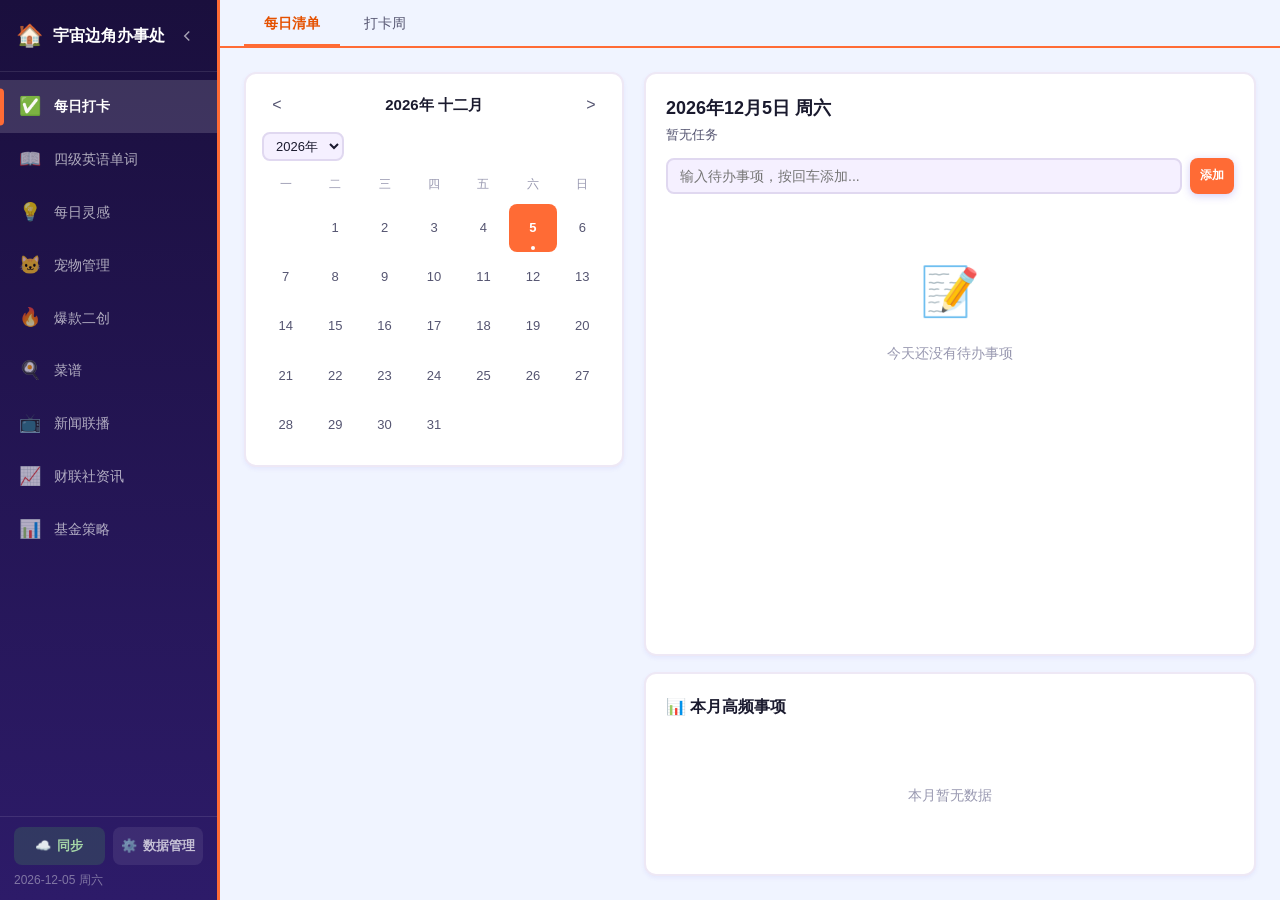
<file: workbench/index.html>
<!DOCTYPE html>
<html lang="zh-CN">
<head>
  <meta charset="UTF-8">
  <meta name="viewport" content="width=device-width, initial-scale=1.0, viewport-fit=cover">
  <title>宇宙边角办事处</title>

  <!-- PWA 配置 -->
  <link rel="manifest" href="manifest.json">
  <meta name="theme-color" content="#1A0F3D">
  <meta name="apple-mobile-web-app-capable" content="yes">
  <meta name="apple-mobile-web-app-status-bar-style" content="black-translucent">
  <meta name="apple-mobile-web-app-title" content="边角办事处">
  <meta name="mobile-web-app-capable" content="yes">

  <!-- iOS 图标 -->
  <link rel="apple-touch-icon" href="icons/icon-192.png">

  <!-- 样式表（?v=5 强制刷新缓存） -->
  <link rel="stylesheet" href="css/style.css?v=5">
  <link rel="stylesheet" href="css/daily.css?v=5">
  <link rel="stylesheet" href="css/english.css?v=5">
  <link rel="stylesheet" href="css/pets.css?v=5">
  <link rel="stylesheet" href="css/modules.css?v=5">
</head>
<body>
  <!-- 移动端侧边栏遮罩层 -->
  <div class="sidebar-overlay" id="sidebarOverlay"></div>

  <div id="app">
    <!-- 移动端顶部头部栏（仅手机竖屏显示，汉堡按钮+板块标题，不悬浮遮挡内容） -->
    <header class="mobile-header" id="mobileHeader">
      <button class="mobile-menu-btn" id="mobileMenuBtn" aria-label="打开导航菜单">
        <svg width="22" height="22" viewBox="0 0 24 24" fill="none" stroke="currentColor" stroke-width="2.5" stroke-linecap="round">
          <line x1="3" y1="6" x2="21" y2="6"></line>
          <line x1="3" y1="12" x2="21" y2="12"></line>
          <line x1="3" y1="18" x2="21" y2="18"></line>
        </svg>
      </button>
      <span class="mobile-header-title" id="mobileHeaderTitle">宇宙边角办事处</span>
    </header>

    <aside class="sidebar" id="sidebar">
      <div class="sidebar-header">
        <div class="sidebar-logo">
          <span class="logo-icon">🏠</span>
          <span class="logo-text" id="logoText">宇宙边角办事处</span>
        </div>
        <button class="sidebar-toggle" id="sidebarToggle" title="收起/展开">
          <svg width="18" height="18" viewBox="0 0 24 24" fill="none" stroke="currentColor" stroke-width="2">
            <polyline points="15 18 9 12 15 6"></polyline>
          </svg>
        </button>
      </div>
      <nav class="sidebar-nav" id="sidebarNav"></nav>
      <div class="sidebar-footer">
        <div class="sidebar-footer-btns">
          <button class="sidebar-sync-btn" id="sidebarSyncBtn" title="一键同步数据">
            <span class="sync-icon">☁️</span>
            <span class="sync-btn-text">同步</span>
          </button>
          <button class="sidebar-data-btn" id="sidebarDataBtn" title="数据管理">
            <span>⚙️</span>
            <span class="data-btn-text">数据管理</span>
          </button>
        </div>
        <span class="footer-date" id="footerDate"></span>
      </div>
    </aside>

    <main class="main-content" id="mainContent">
      <div class="sub-tabs-bar" id="subTabsBar"></div>
      <div class="content-container" id="contentContainer"></div>
    </main>
  </div>

  <div class="modal-overlay" id="modalOverlay"></div>

  <!-- 脚本（顺序：存储 → 同步 → 数据 → 应用逻辑，?v=5 强制刷新缓存） -->
  <script src="js/storage.js?v=5"></script>
  <script src="js/sync.js?v=5"></script>
  <script src="js/data_manager.js?v=5"></script>
  <script src="js/data.js?v=5"></script>
  <script src="js/cet4_extra.js?v=5"></script>
  <script src="js/daily.js?v=5"></script>
  <script src="js/english.js?v=5"></script>
  <script src="js/pets.js?v=5"></script>
  <script src="js/inspiration.js?v=5"></script>
  <script src="js/viral.js?v=5"></script>
  <script src="js/recipe.js?v=5"></script>
  <script src="js/news.js?v=5"></script>
  <script src="js/finance.js?v=5"></script>
  <script src="js/fund.js?v=5"></script>
  <script src="js/auto_update.js?v=5"></script>
  <script src="js/app.js?v=5"></script>

  <!-- PWA Service Worker 注册（自动检测更新并刷新） -->
  <script>
    if ('serviceWorker' in navigator) {
      window.addEventListener('load', () => {
        navigator.serviceWorker.register('./service-worker.js?v=5')
          .then(reg => {
            console.log('[SW] 注册成功:', reg.scope);
            // 检测到新 SW 激活后自动刷新页面
            if (reg.waiting) {
              reg.waiting.postMessage('SKIP_WAITING');
            }
            reg.addEventListener('updatefound', () => {
              const newWorker = reg.installing;
              if (newWorker) {
                newWorker.addEventListener('statechange', () => {
                  if (newWorker.state === 'activated') {
                    window.location.reload();
                  }
                });
              }
            });
          })
          .catch(err => console.warn('[SW] 注册失败:', err));

        // 监听控制器变化（新 SW 已接管）
        navigator.serviceWorker.addEventListener('controllerchange', () => {
          window.location.reload();
        });
      });
    }
  </script>
</body>
</html>
</file>
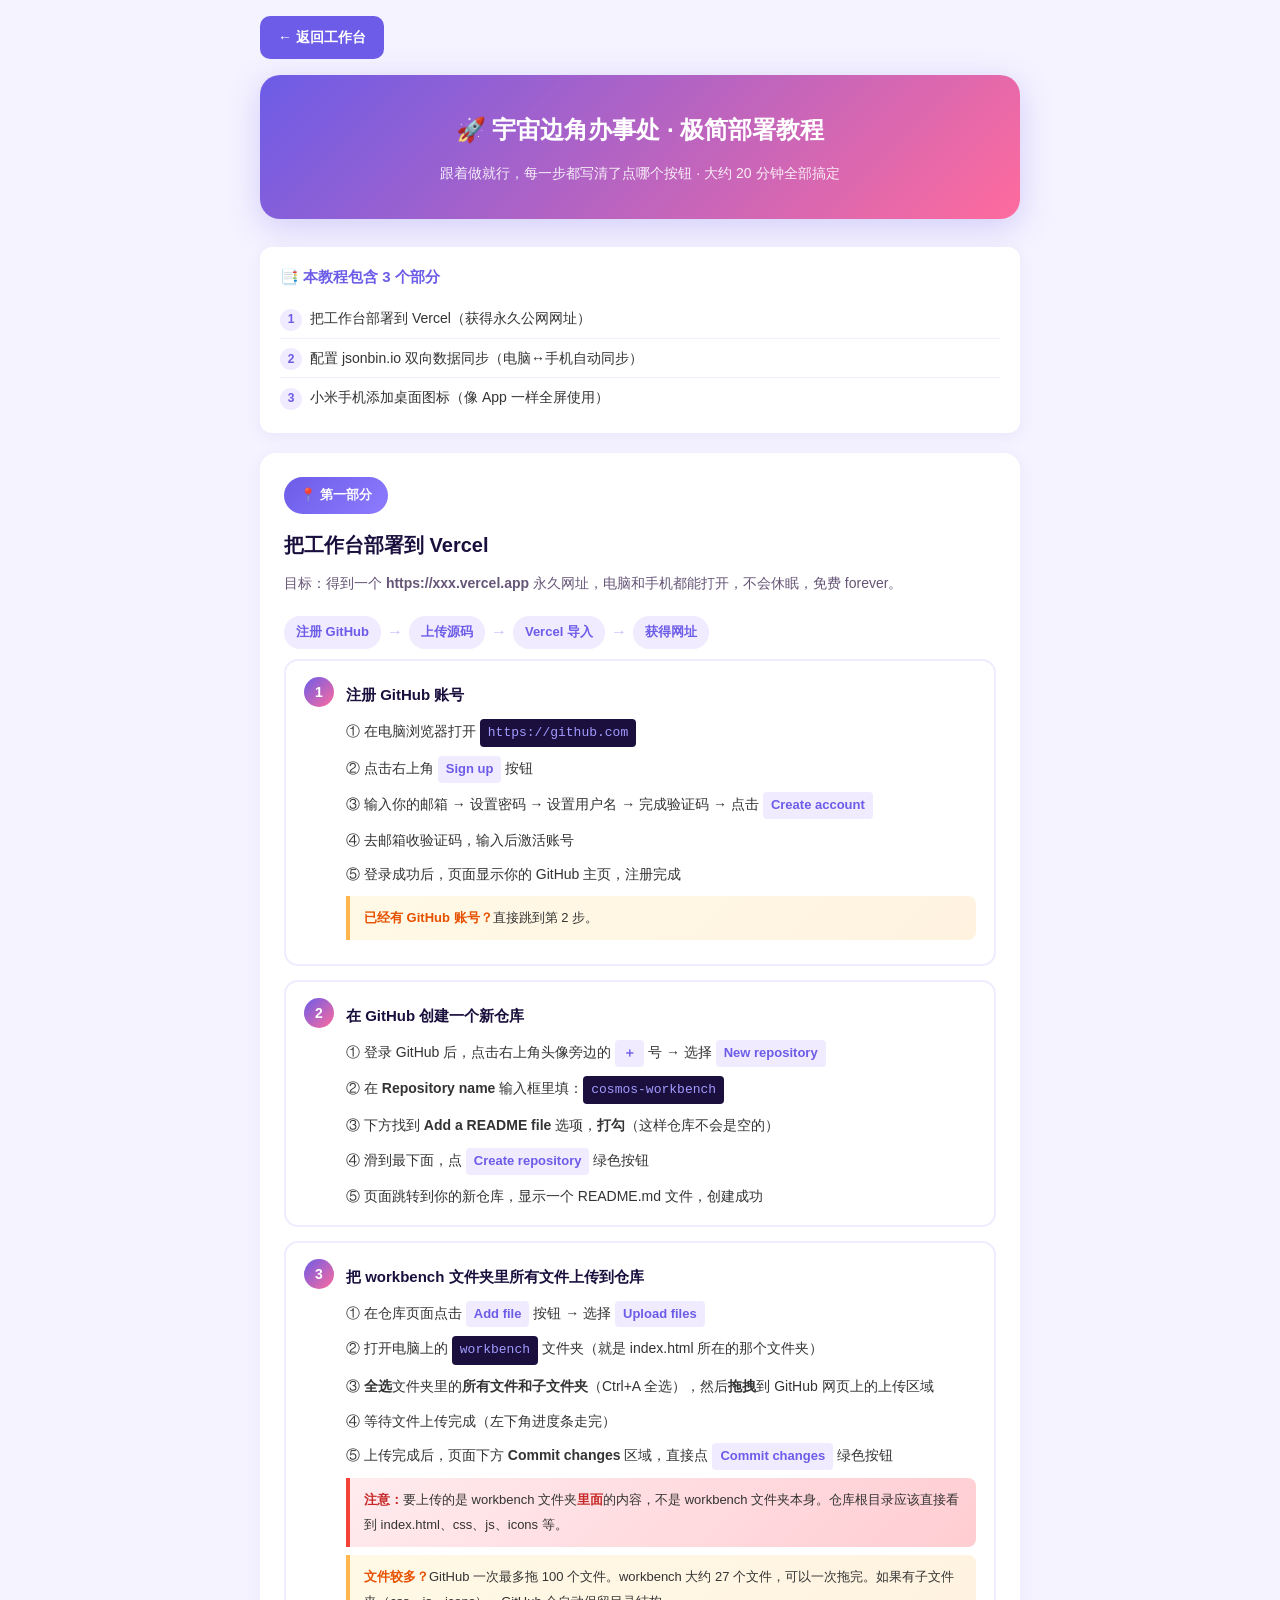
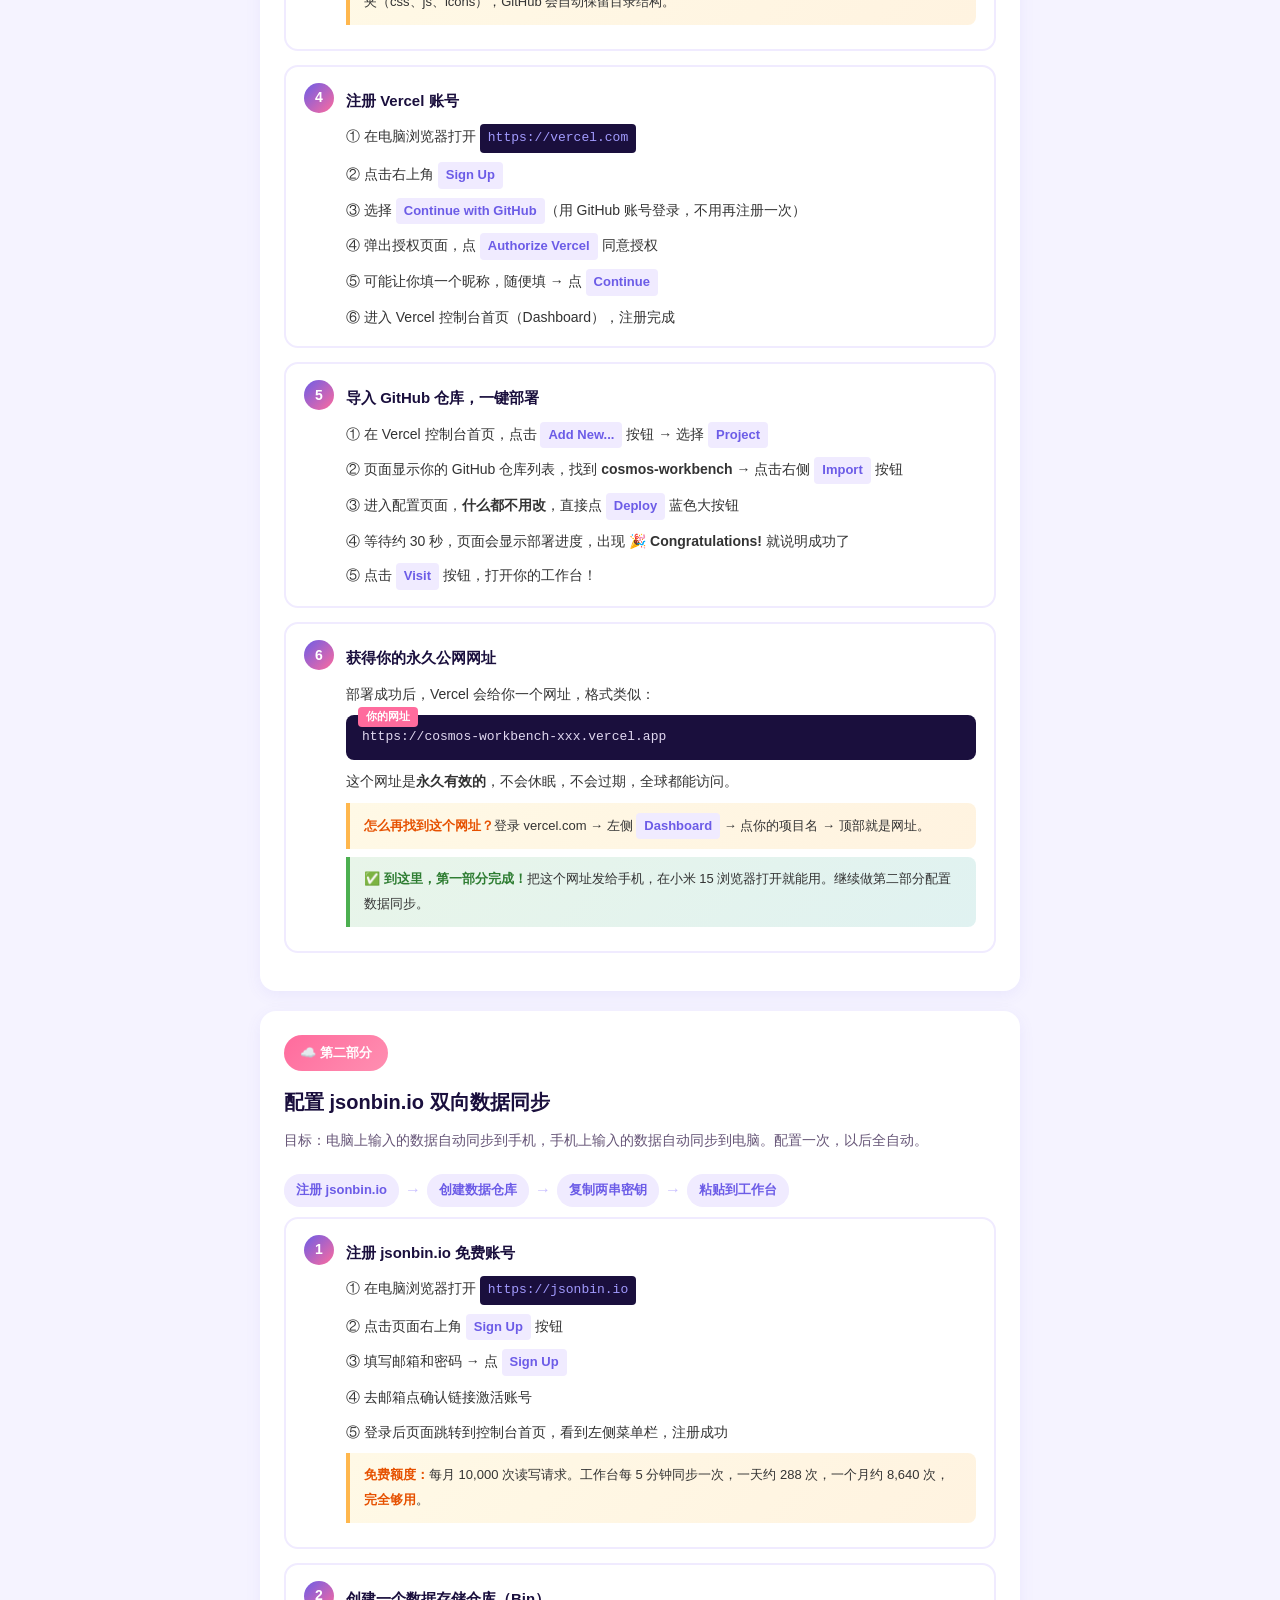
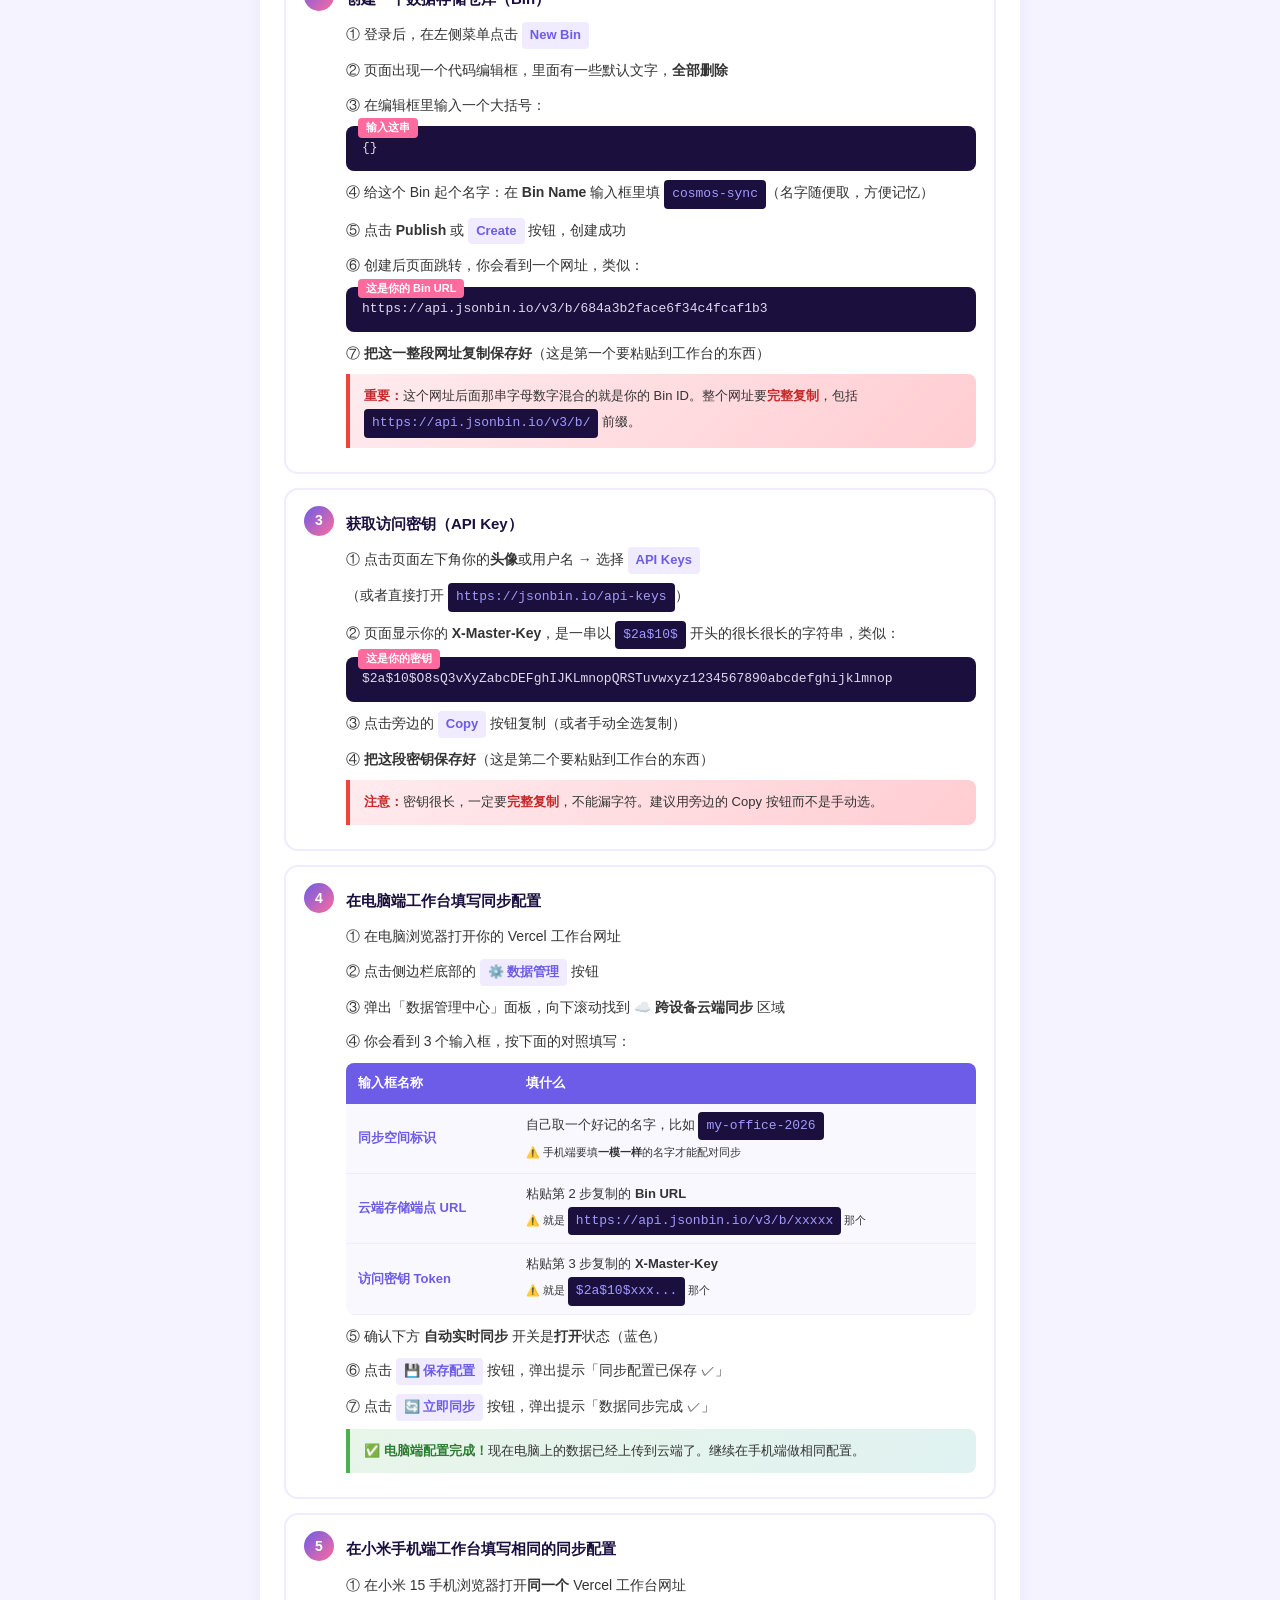
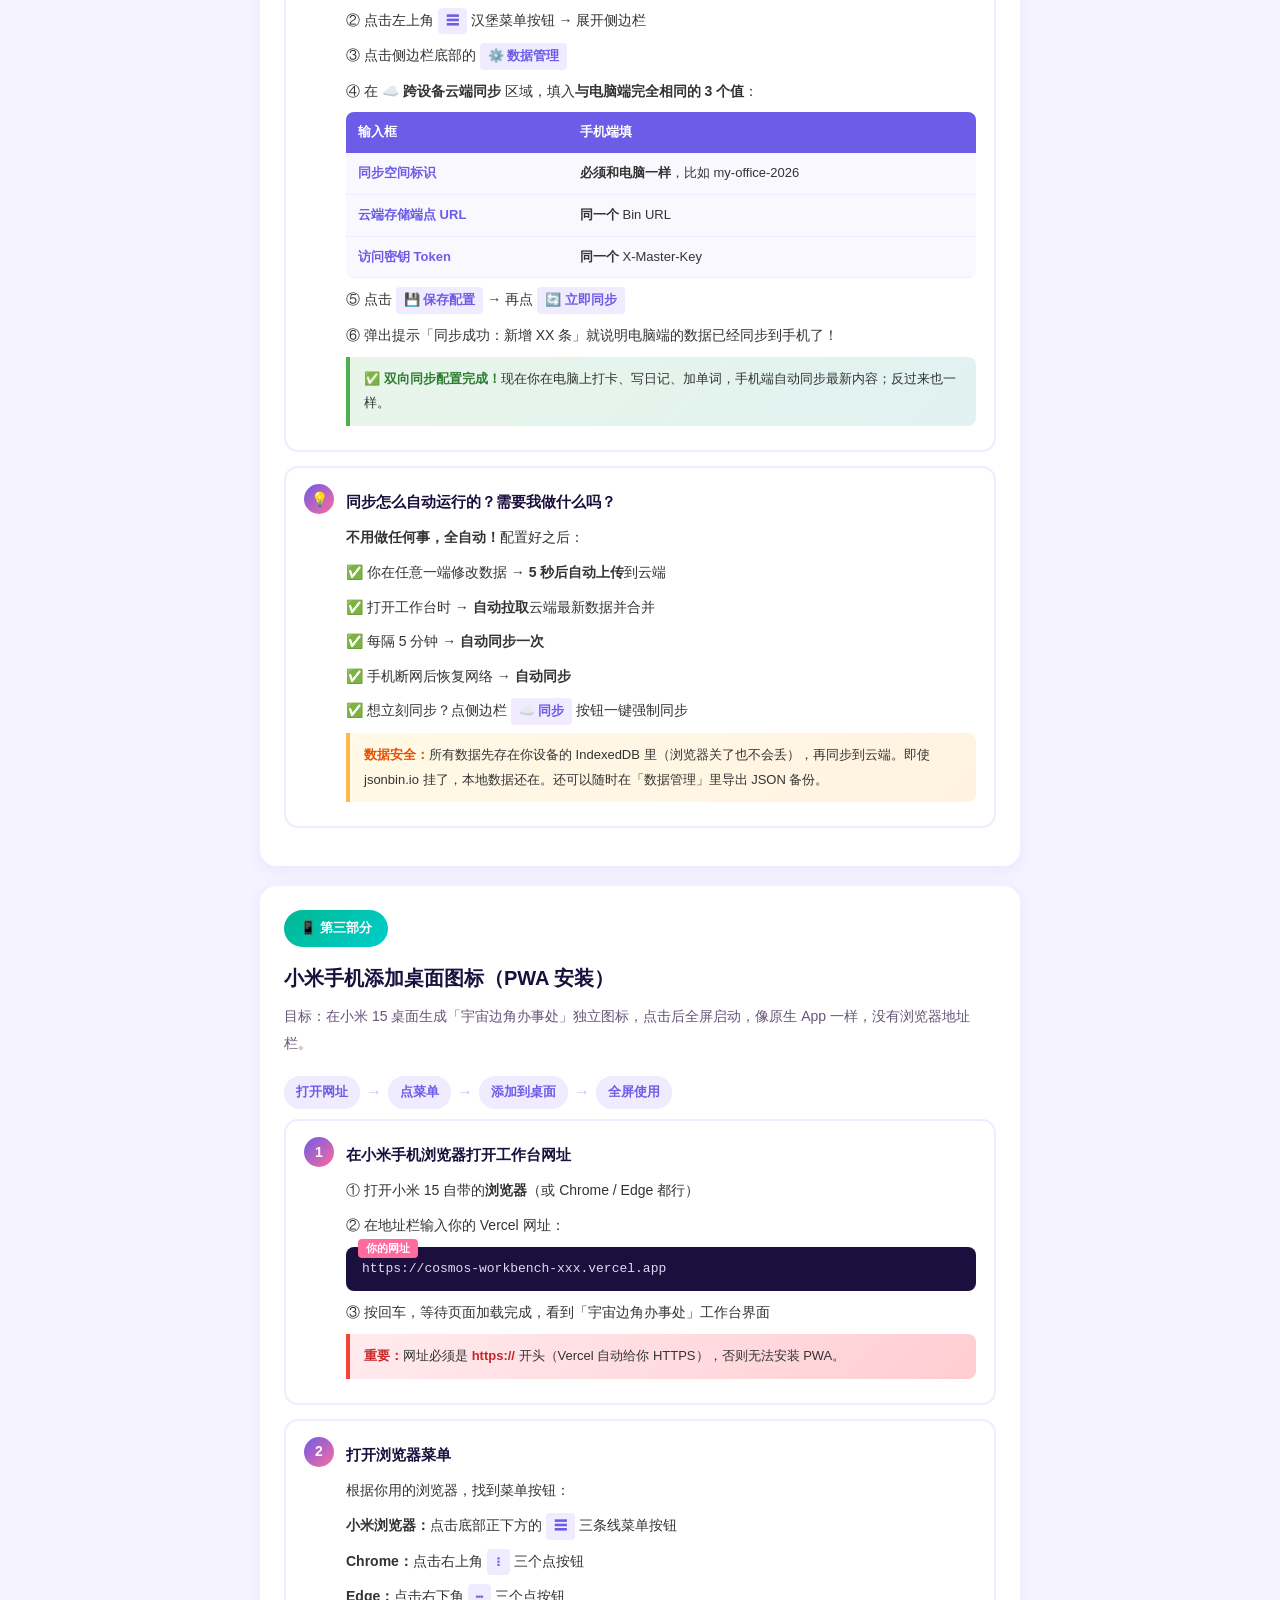
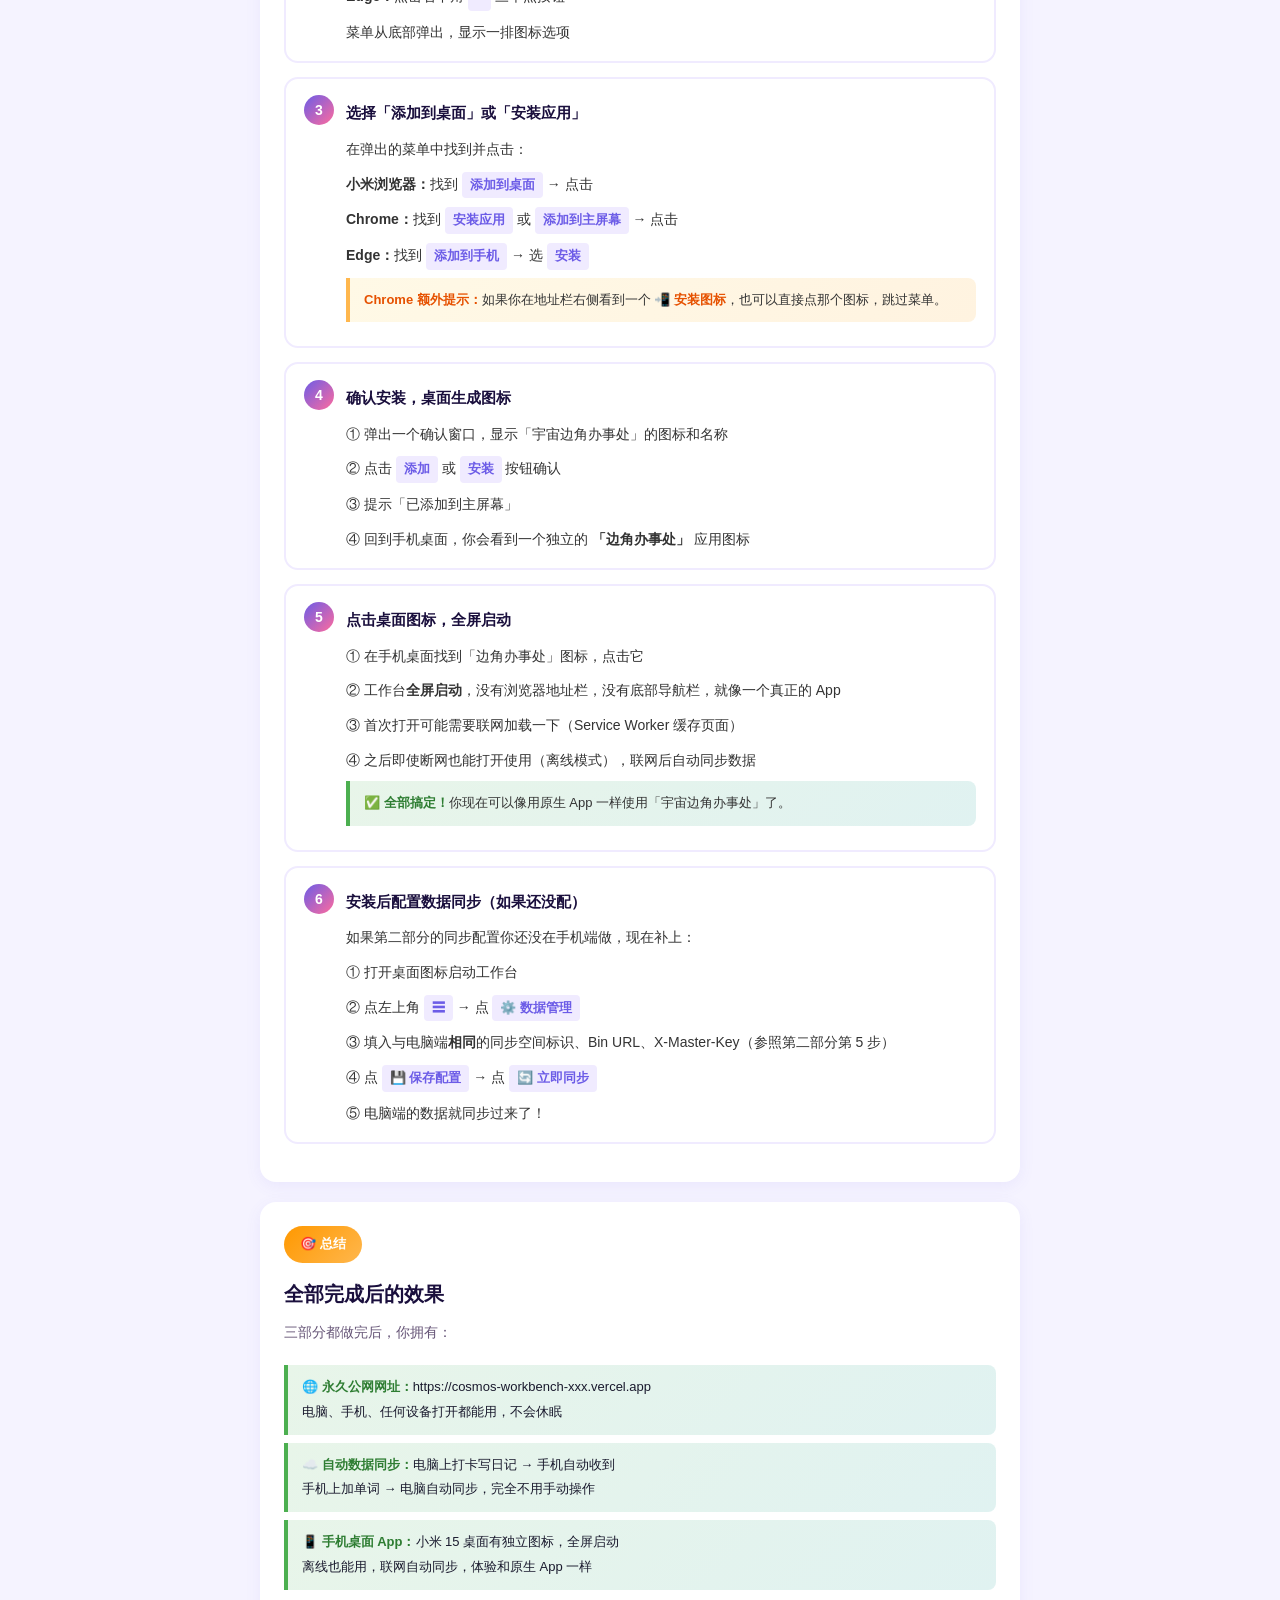
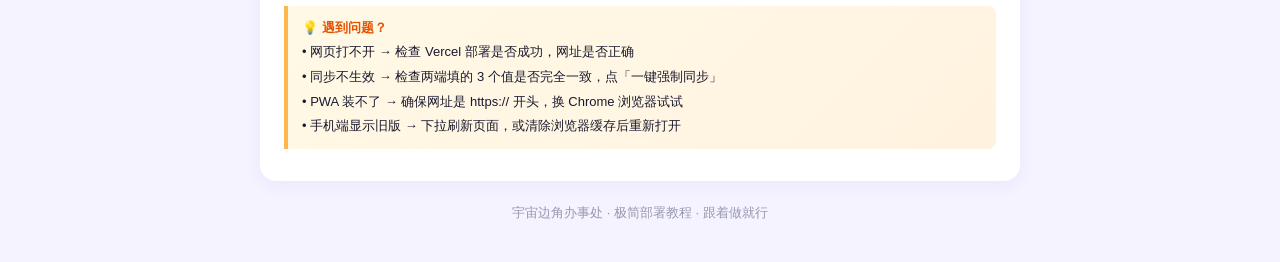
<file: workbench/deploy-guide.html>
<!DOCTYPE html>
<html lang="zh-CN">
<head>
<meta charset="UTF-8">
<meta name="viewport" content="width=device-width, initial-scale=1.0">
<title>宇宙边角办事处 · 极简部署教程</title>
<style>
  * { margin: 0; padding: 0; box-sizing: border-box; }
  body {
    font-family: -apple-system, BlinkMacSystemFont, 'Segoe UI', 'PingFang SC', 'Microsoft YaHei', sans-serif;
    background: #F5F3FF;
    color: #1a1a2e;
    line-height: 1.9;
    padding: 16px;
  }
  .container { max-width: 760px; margin: 0 auto; }

  /* 大标题 */
  .hero {
    background: linear-gradient(135deg, #6C5CE7 0%, #FF6B9D 100%);
    color: #fff;
    border-radius: 20px;
    padding: 32px 24px;
    text-align: center;
    margin-bottom: 28px;
    box-shadow: 0 8px 32px rgba(108,92,231,0.25);
  }
  .hero h1 { font-size: 24px; margin-bottom: 8px; }
  .hero p { font-size: 14px; opacity: 0.9; }

  /* 大章节 */
  .chapter {
    background: #fff;
    border-radius: 16px;
    padding: 24px;
    margin-bottom: 20px;
    box-shadow: 0 4px 16px rgba(108,92,231,0.08);
  }
  .chapter-badge {
    display: inline-flex;
    align-items: center;
    gap: 8px;
    padding: 6px 16px;
    border-radius: 20px;
    font-size: 13px;
    font-weight: 700;
    color: #fff;
    margin-bottom: 12px;
  }
  .badge-1 { background: linear-gradient(135deg, #6C5CE7, #8E7BFF); }
  .badge-2 { background: linear-gradient(135deg, #FF6B9D, #FF8FB1); }
  .badge-3 { background: linear-gradient(135deg, #00B894, #00CEC9); }

  .chapter h2 {
    font-size: 20px;
    color: #1A0F3D;
    margin-bottom: 6px;
  }
  .chapter .desc {
    font-size: 14px;
    color: #665577;
    margin-bottom: 20px;
  }

  /* 步骤卡片 */
  .step {
    border: 2px solid #F0EBFF;
    border-radius: 14px;
    padding: 16px 18px;
    margin-bottom: 14px;
    position: relative;
    transition: border-color 0.2s;
  }
  .step:hover { border-color: #C9BFFF; }
  .step-head {
    display: flex;
    align-items: flex-start;
    gap: 12px;
    margin-bottom: 8px;
  }
  .step-num {
    display: flex;
    align-items: center;
    justify-content: center;
    width: 30px;
    height: 30px;
    border-radius: 50%;
    background: linear-gradient(135deg, #6C5CE7, #FF6B9D);
    color: #fff;
    font-size: 14px;
    font-weight: 700;
    flex-shrink: 0;
  }
  .step-title {
    font-size: 15px;
    font-weight: 700;
    color: #1A0F3D;
    padding-top: 4px;
  }
  .step-body {
    padding-left: 42px;
    font-size: 14px;
    color: #333;
  }
  .step-body p { margin-bottom: 8px; }
  .step-body p:last-child { margin-bottom: 0; }

  /* 高亮关键词 */
  .btn-key {
    display: inline-block;
    background: #F0EBFF;
    color: #6C5CE7;
    padding: 1px 8px;
    border-radius: 4px;
    font-weight: 700;
    font-size: 13px;
  }
  .url-key {
    display: inline-block;
    background: #1A0F3D;
    color: #A29BFE;
    padding: 2px 8px;
    border-radius: 4px;
    font-family: 'Courier New', monospace;
    font-size: 13px;
    word-break: break-all;
  }
  .copy-box {
    background: #1A0F3D;
    color: #E0D8F0;
    padding: 12px 16px;
    border-radius: 8px;
    font-family: 'Courier New', monospace;
    font-size: 13px;
    margin: 8px 0;
    word-break: break-all;
    line-height: 1.6;
    position: relative;
  }
  .copy-label {
    position: absolute;
    top: -8px;
    left: 12px;
    background: #FF6B9D;
    color: #fff;
    font-size: 11px;
    font-family: -apple-system, sans-serif;
    padding: 1px 8px;
    border-radius: 4px;
    font-weight: 700;
  }

  /* 提示框 */
  .tip {
    background: linear-gradient(135deg, #FFF9E6, #FFF3E0);
    border-left: 4px solid #FFB74D;
    border-radius: 0 8px 8px 0;
    padding: 10px 14px;
    margin: 8px 0;
    font-size: 13px;
  }
  .tip b { color: #E65100; }

  .success {
    background: linear-gradient(135deg, #E8F5E9, #E0F2F1);
    border-left: 4px solid #4CAF50;
    border-radius: 0 8px 8px 0;
    padding: 10px 14px;
    margin: 8px 0;
    font-size: 13px;
  }
  .success b { color: #2E7D32; }

  .warn {
    background: linear-gradient(135deg, #FFEBEE, #FFCDD2);
    border-left: 4px solid #F44336;
    border-radius: 0 8px 8px 0;
    padding: 10px 14px;
    margin: 8px 0;
    font-size: 13px;
  }
  .warn b { color: #C62828; }

  /* 表格 */
  .field-table {
    width: 100%;
    border-collapse: collapse;
    margin: 8px 0;
    font-size: 13px;
    border-radius: 8px;
    overflow: hidden;
  }
  .field-table th {
    background: #6C5CE7;
    color: #fff;
    padding: 8px 12px;
    text-align: left;
    font-weight: 700;
  }
  .field-table td {
    padding: 8px 12px;
    border-bottom: 1px solid #F0EBFF;
    background: #FAF8FF;
  }
  .field-table td:first-child {
    font-weight: 700;
    color: #6C5CE7;
    white-space: nowrap;
  }

  /* 流程箭头 */
  .flow {
    display: flex;
    align-items: center;
    gap: 6px;
    flex-wrap: wrap;
    margin: 10px 0;
    font-size: 13px;
  }
  .flow-item {
    background: #F0EBFF;
    color: #6C5CE7;
    padding: 4px 12px;
    border-radius: 16px;
    font-weight: 600;
  }
  .flow-arrow { color: #C9BFFF; font-size: 16px; }

  .toc {
    background: #fff;
    border-radius: 12px;
    padding: 16px 20px;
    margin-bottom: 20px;
    box-shadow: 0 4px 16px rgba(108,92,231,0.08);
  }
  .toc h3 { font-size: 15px; color: #6C5CE7; margin-bottom: 8px; }
  .toc a {
    display: block;
    padding: 6px 0;
    color: #333;
    text-decoration: none;
    font-size: 14px;
    border-bottom: 1px solid #F5F0FF;
  }
  .toc a:last-child { border-bottom: none; }
  .toc a:hover { color: #6C5CE7; }
  .toc a .num {
    display: inline-flex;
    align-items: center;
    justify-content: center;
    width: 22px;
    height: 22px;
    border-radius: 50%;
    background: #F0EBFF;
    color: #6C5CE7;
    font-size: 12px;
    font-weight: 700;
    margin-right: 8px;
  }

  .back-link {
    display: inline-flex;
    align-items: center;
    gap: 6px;
    padding: 8px 18px;
    background: #6C5CE7;
    color: #fff;
    border-radius: 10px;
    text-decoration: none;
    font-size: 14px;
    font-weight: 600;
    margin-bottom: 16px;
  }

  @media (max-width: 768px) {
    body { padding: 10px; }
    .chapter { padding: 18px 14px; }
    .step { padding: 14px 12px; }
    .step-body { padding-left: 0; }
  }
</style>
</head>
<body>
<div class="container">

  <!-- 返回 -->
  <a href="./index.html" class="back-link">← 返回工作台</a>

  <!-- Hero -->
  <div class="hero">
    <h1>🚀 宇宙边角办事处 · 极简部署教程</h1>
    <p>跟着做就行，每一步都写清了点哪个按钮 · 大约 20 分钟全部搞定</p>
  </div>

  <!-- 目录 -->
  <div class="toc">
    <h3>📑 本教程包含 3 个部分</h3>
    <a href="#part1"><span class="num">1</span>把工作台部署到 Vercel（获得永久公网网址）</a>
    <a href="#part2"><span class="num">2</span>配置 jsonbin.io 双向数据同步（电脑↔手机自动同步）</a>
    <a href="#part3"><span class="num">3</span>小米手机添加桌面图标（像 App 一样全屏使用）</a>
  </div>

  <!-- ============================ 第一部分：Vercel ============================ -->
  <div class="chapter" id="part1">
    <div class="chapter-badge badge-1">📍 第一部分</div>
    <h2>把工作台部署到 Vercel</h2>
    <p class="desc">目标：得到一个 <b>https://xxx.vercel.app</b> 永久网址，电脑和手机都能打开，不会休眠，免费 forever。</p>

    <div class="flow">
      <span class="flow-item">注册 GitHub</span>
      <span class="flow-arrow">→</span>
      <span class="flow-item">上传源码</span>
      <span class="flow-arrow">→</span>
      <span class="flow-item">Vercel 导入</span>
      <span class="flow-arrow">→</span>
      <span class="flow-item">获得网址</span>
    </div>

    <!-- ===== 步骤1: 注册GitHub ===== -->
    <div class="step">
      <div class="step-head">
        <span class="step-num">1</span>
        <span class="step-title">注册 GitHub 账号</span>
      </div>
      <div class="step-body">
        <p>① 在电脑浏览器打开 <span class="url-key">https://github.com</span></p>
        <p>② 点击右上角 <span class="btn-key">Sign up</span> 按钮</p>
        <p>③ 输入你的邮箱 → 设置密码 → 设置用户名 → 完成验证码 → 点击 <span class="btn-key">Create account</span></p>
        <p>④ 去邮箱收验证码，输入后激活账号</p>
        <p>⑤ 登录成功后，页面显示你的 GitHub 主页，注册完成</p>
        <div class="tip"><b>已经有 GitHub 账号？</b>直接跳到第 2 步。</div>
      </div>
    </div>

    <!-- ===== 步骤2: 创建仓库 ===== -->
    <div class="step">
      <div class="step-head">
        <span class="step-num">2</span>
        <span class="step-title">在 GitHub 创建一个新仓库</span>
      </div>
      <div class="step-body">
        <p>① 登录 GitHub 后，点击右上角头像旁边的 <span class="btn-key">＋</span> 号 → 选择 <span class="btn-key">New repository</span></p>
        <p>② 在 <b>Repository name</b> 输入框里填：<span class="url-key">cosmos-workbench</span></p>
        <p>③ 下方找到 <b>Add a README file</b> 选项，<b>打勾</b>（这样仓库不会是空的）</p>
        <p>④ 滑到最下面，点 <span class="btn-key">Create repository</span> 绿色按钮</p>
        <p>⑤ 页面跳转到你的新仓库，显示一个 README.md 文件，创建成功</p>
      </div>
    </div>

    <!-- ===== 步骤3: 上传文件 ===== -->
    <div class="step">
      <div class="step-head">
        <span class="step-num">3</span>
        <span class="step-title">把 workbench 文件夹里所有文件上传到仓库</span>
      </div>
      <div class="step-body">
        <p>① 在仓库页面点击 <span class="btn-key">Add file</span> 按钮 → 选择 <span class="btn-key">Upload files</span></p>
        <p>② 打开电脑上的 <span class="url-key">workbench</span> 文件夹（就是 index.html 所在的那个文件夹）</p>
        <p>③ <b>全选</b>文件夹里的<b>所有文件和子文件夹</b>（Ctrl+A 全选），然后<b>拖拽</b>到 GitHub 网页上的上传区域</p>
        <p>④ 等待文件上传完成（左下角进度条走完）</p>
        <p>⑤ 上传完成后，页面下方 <b>Commit changes</b> 区域，直接点 <span class="btn-key">Commit changes</span> 绿色按钮</p>
        <div class="warn"><b>注意：</b>要上传的是 workbench 文件夹<b>里面</b>的内容，不是 workbench 文件夹本身。仓库根目录应该直接看到 index.html、css、js、icons 等。</div>
        <div class="tip"><b>文件较多？</b>GitHub 一次最多拖 100 个文件。workbench 大约 27 个文件，可以一次拖完。如果有子文件夹（css、js、icons），GitHub 会自动保留目录结构。</div>
      </div>
    </div>

    <!-- ===== 步骤4: 注册Vercel ===== -->
    <div class="step">
      <div class="step-head">
        <span class="step-num">4</span>
        <span class="step-title">注册 Vercel 账号</span>
      </div>
      <div class="step-body">
        <p>① 在电脑浏览器打开 <span class="url-key">https://vercel.com</span></p>
        <p>② 点击右上角 <span class="btn-key">Sign Up</span></p>
        <p>③ 选择 <span class="btn-key">Continue with GitHub</span>（用 GitHub 账号登录，不用再注册一次）</p>
        <p>④ 弹出授权页面，点 <span class="btn-key">Authorize Vercel</span> 同意授权</p>
        <p>⑤ 可能让你填一个昵称，随便填 → 点 <span class="btn-key">Continue</span></p>
        <p>⑥ 进入 Vercel 控制台首页（Dashboard），注册完成</p>
      </div>
    </div>

    <!-- ===== 步骤5: 导入部署 ===== -->
    <div class="step">
      <div class="step-head">
        <span class="step-num">5</span>
        <span class="step-title">导入 GitHub 仓库，一键部署</span>
      </div>
      <div class="step-body">
        <p>① 在 Vercel 控制台首页，点击 <span class="btn-key">Add New...</span> 按钮 → 选择 <span class="btn-key">Project</span></p>
        <p>② 页面显示你的 GitHub 仓库列表，找到 <b>cosmos-workbench</b> → 点击右侧 <span class="btn-key">Import</span> 按钮</p>
        <p>③ 进入配置页面，<b>什么都不用改</b>，直接点 <span class="btn-key">Deploy</span> 蓝色大按钮</p>
        <p>④ 等待约 30 秒，页面会显示部署进度，出现 <b>🎉 Congratulations!</b> 就说明成功了</p>
        <p>⑤ 点击 <span class="btn-key">Visit</span> 按钮，打开你的工作台！</p>
      </div>
    </div>

    <!-- ===== 步骤6: 获得永久网址 ===== -->
    <div class="step">
      <div class="step-head">
        <span class="step-num">6</span>
        <span class="step-title">获得你的永久公网网址</span>
      </div>
      <div class="step-body">
        <p>部署成功后，Vercel 会给你一个网址，格式类似：</p>
        <div class="copy-box">
          <span class="copy-label">你的网址</span>
          https://cosmos-workbench-xxx.vercel.app
        </div>
        <p>这个网址是<b>永久有效的</b>，不会休眠，不会过期，全球都能访问。</p>
        <div class="tip"><b>怎么再找到这个网址？</b>登录 vercel.com → 左侧 <span class="btn-key">Dashboard</span> → 点你的项目名 → 顶部就是网址。</div>
        <div class="success"><b>✅ 到这里，第一部分完成！</b>把这个网址发给手机，在小米 15 浏览器打开就能用。继续做第二部分配置数据同步。</div>
      </div>
    </div>
  </div>

  <!-- ============================ 第二部分：jsonbin.io ============================ -->
  <div class="chapter" id="part2">
    <div class="chapter-badge badge-2">☁️ 第二部分</div>
    <h2>配置 jsonbin.io 双向数据同步</h2>
    <p class="desc">目标：电脑上输入的数据自动同步到手机，手机上输入的数据自动同步到电脑。配置一次，以后全自动。</p>

    <div class="flow">
      <span class="flow-item">注册 jsonbin.io</span>
      <span class="flow-arrow">→</span>
      <span class="flow-item">创建数据仓库</span>
      <span class="flow-arrow">→</span>
      <span class="flow-item">复制两串密钥</span>
      <span class="flow-arrow">→</span>
      <span class="flow-item">粘贴到工作台</span>
    </div>

    <!-- ===== 步骤1: 注册 ===== -->
    <div class="step">
      <div class="step-head">
        <span class="step-num">1</span>
        <span class="step-title">注册 jsonbin.io 免费账号</span>
      </div>
      <div class="step-body">
        <p>① 在电脑浏览器打开 <span class="url-key">https://jsonbin.io</span></p>
        <p>② 点击页面右上角 <span class="btn-key">Sign Up</span> 按钮</p>
        <p>③ 填写邮箱和密码 → 点 <span class="btn-key">Sign Up</span></p>
        <p>④ 去邮箱点确认链接激活账号</p>
        <p>⑤ 登录后页面跳转到控制台首页，看到左侧菜单栏，注册成功</p>
        <div class="tip"><b>免费额度：</b>每月 10,000 次读写请求。工作台每 5 分钟同步一次，一天约 288 次，一个月约 8,640 次，<b>完全够用</b>。</div>
      </div>
    </div>

    <!-- ===== 步骤2: 创建Bin ===== -->
    <div class="step">
      <div class="step-head">
        <span class="step-num">2</span>
        <span class="step-title">创建一个数据存储仓库（Bin）</span>
      </div>
      <div class="step-body">
        <p>① 登录后，在左侧菜单点击 <span class="btn-key">New Bin</span></p>
        <p>② 页面出现一个代码编辑框，里面有一些默认文字，<b>全部删除</b></p>
        <p>③ 在编辑框里输入一个大括号：</p>
        <div class="copy-box">
          <span class="copy-label">输入这串</span>
          {}
        </div>
        <p>④ 给这个 Bin 起个名字：在 <b>Bin Name</b> 输入框里填 <span class="url-key">cosmos-sync</span>（名字随便取，方便记忆）</p>
        <p>⑤ 点击 <b>Publish</b> 或 <span class="btn-key">Create</span> 按钮，创建成功</p>
        <p>⑥ 创建后页面跳转，你会看到一个网址，类似：</p>
        <div class="copy-box">
          <span class="copy-label">这是你的 Bin URL</span>
          https://api.jsonbin.io/v3/b/684a3b2face6f34c4fcaf1b3
        </div>
        <p>⑦ <b>把这一整段网址复制保存好</b>（这是第一个要粘贴到工作台的东西）</p>
        <div class="warn"><b>重要：</b>这个网址后面那串字母数字混合的就是你的 Bin ID。整个网址要<b>完整复制</b>，包括 <span class="url-key">https://api.jsonbin.io/v3/b/</span> 前缀。</div>
      </div>
    </div>

    <!-- ===== 步骤3: 获取API Key ===== -->
    <div class="step">
      <div class="step-head">
        <span class="step-num">3</span>
        <span class="step-title">获取访问密钥（API Key）</span>
      </div>
      <div class="step-body">
        <p>① 点击页面左下角你的<b>头像</b>或用户名 → 选择 <span class="btn-key">API Keys</span></p>
        <p>（或者直接打开 <span class="url-key">https://jsonbin.io/api-keys</span>）</p>
        <p>② 页面显示你的 <b>X-Master-Key</b>，是一串以 <span class="url-key">$2a$10$</span> 开头的很长很长的字符串，类似：</p>
        <div class="copy-box">
          <span class="copy-label">这是你的密钥</span>
          $2a$10$O8sQ3vXyZabcDEFghIJKLmnopQRSTuvwxyz1234567890abcdefghijklmnop
        </div>
        <p>③ 点击旁边的 <span class="btn-key">Copy</span> 按钮复制（或者手动全选复制）</p>
        <p>④ <b>把这段密钥保存好</b>（这是第二个要粘贴到工作台的东西）</p>
        <div class="warn"><b>注意：</b>密钥很长，一定要<b>完整复制</b>，不能漏字符。建议用旁边的 Copy 按钮而不是手动选。</div>
      </div>
    </div>

    <!-- ===== 步骤4: 粘贴到工作台（电脑端） ===== -->
    <div class="step">
      <div class="step-head">
        <span class="step-num">4</span>
        <span class="step-title">在电脑端工作台填写同步配置</span>
      </div>
      <div class="step-body">
        <p>① 在电脑浏览器打开你的 Vercel 工作台网址</p>
        <p>② 点击侧边栏底部的 <span class="btn-key">⚙️ 数据管理</span> 按钮</p>
        <p>③ 弹出「数据管理中心」面板，向下滚动找到 <b>☁️ 跨设备云端同步</b> 区域</p>
        <p>④ 你会看到 3 个输入框，按下面的对照填写：</p>
        <table class="field-table">
          <tr><th>输入框名称</th><th>填什么</th></tr>
          <tr>
            <td>同步空间标识</td>
            <td>自己取一个好记的名字，比如 <span class="url-key">my-office-2026</span><br><small>⚠️ 手机端要填<b>一模一样</b>的名字才能配对同步</small></td>
          </tr>
          <tr>
            <td>云端存储端点 URL</td>
            <td>粘贴第 2 步复制的 <b>Bin URL</b><br><small>⚠️ 就是 <span class="url-key">https://api.jsonbin.io/v3/b/xxxxx</span> 那个</small></td>
          </tr>
          <tr>
            <td>访问密钥 Token</td>
            <td>粘贴第 3 步复制的 <b>X-Master-Key</b><br><small>⚠️ 就是 <span class="url-key">$2a$10$xxx...</span> 那个</small></td>
          </tr>
        </table>
        <p>⑤ 确认下方 <b>自动实时同步</b> 开关是<b>打开</b>状态（蓝色）</p>
        <p>⑥ 点击 <span class="btn-key">💾 保存配置</span> 按钮，弹出提示「同步配置已保存 ✓」</p>
        <p>⑦ 点击 <span class="btn-key">🔄 立即同步</span> 按钮，弹出提示「数据同步完成 ✓」</p>
        <div class="success"><b>✅ 电脑端配置完成！</b>现在电脑上的数据已经上传到云端了。继续在手机端做相同配置。</div>
      </div>
    </div>

    <!-- ===== 步骤5: 手机端配置 ===== -->
    <div class="step">
      <div class="step-head">
        <span class="step-num">5</span>
        <span class="step-title">在小米手机端工作台填写相同的同步配置</span>
      </div>
      <div class="step-body">
        <p>① 在小米 15 手机浏览器打开<b>同一个</b> Vercel 工作台网址</p>
        <p>② 点击左上角 <span class="btn-key">☰</span> 汉堡菜单按钮 → 展开侧边栏</p>
        <p>③ 点击侧边栏底部的 <span class="btn-key">⚙️ 数据管理</span></p>
        <p>④ 在 <b>☁️ 跨设备云端同步</b> 区域，填入<b>与电脑端完全相同的 3 个值</b>：</p>
        <table class="field-table">
          <tr><th>输入框</th><th>手机端填</th></tr>
          <tr><td>同步空间标识</td><td><b>必须和电脑一样</b>，比如 my-office-2026</td></tr>
          <tr><td>云端存储端点 URL</td><td><b>同一个</b> Bin URL</td></tr>
          <tr><td>访问密钥 Token</td><td><b>同一个</b> X-Master-Key</td></tr>
        </table>
        <p>⑤ 点击 <span class="btn-key">💾 保存配置</span> → 再点 <span class="btn-key">🔄 立即同步</span></p>
        <p>⑥ 弹出提示「同步成功：新增 XX 条」就说明电脑端的数据已经同步到手机了！</p>
        <div class="success"><b>✅ 双向同步配置完成！</b>现在你在电脑上打卡、写日记、加单词，手机端自动同步最新内容；反过来也一样。</div>
      </div>
    </div>

    <!-- ===== 同步说明 ===== -->
    <div class="step">
      <div class="step-head">
        <span class="step-num">💡</span>
        <span class="step-title">同步怎么自动运行的？需要我做什么吗？</span>
      </div>
      <div class="step-body">
        <p><b>不用做任何事，全自动！</b>配置好之后：</p>
        <p>✅ 你在任意一端修改数据 → <b>5 秒后自动上传</b>到云端</p>
        <p>✅ 打开工作台时 → <b>自动拉取</b>云端最新数据并合并</p>
        <p>✅ 每隔 5 分钟 → <b>自动同步一次</b></p>
        <p>✅ 手机断网后恢复网络 → <b>自动同步</b></p>
        <p>✅ 想立刻同步？点侧边栏 <span class="btn-key">☁️ 同步</span> 按钮一键强制同步</p>
        <div class="tip"><b>数据安全：</b>所有数据先存在你设备的 IndexedDB 里（浏览器关了也不会丢），再同步到云端。即使 jsonbin.io 挂了，本地数据还在。还可以随时在「数据管理」里导出 JSON 备份。</div>
      </div>
    </div>
  </div>

  <!-- ============================ 第三部分：PWA安装 ============================ -->
  <div class="chapter" id="part3">
    <div class="chapter-badge badge-3">📱 第三部分</div>
    <h2>小米手机添加桌面图标（PWA 安装）</h2>
    <p class="desc">目标：在小米 15 桌面生成「宇宙边角办事处」独立图标，点击后全屏启动，像原生 App 一样，没有浏览器地址栏。</p>

    <div class="flow">
      <span class="flow-item">打开网址</span>
      <span class="flow-arrow">→</span>
      <span class="flow-item">点菜单</span>
      <span class="flow-arrow">→</span>
      <span class="flow-item">添加到桌面</span>
      <span class="flow-arrow">→</span>
      <span class="flow-item">全屏使用</span>
    </div>

    <!-- ===== 步骤1 ===== -->
    <div class="step">
      <div class="step-head">
        <span class="step-num">1</span>
        <span class="step-title">在小米手机浏览器打开工作台网址</span>
      </div>
      <div class="step-body">
        <p>① 打开小米 15 自带的<b>浏览器</b>（或 Chrome / Edge 都行）</p>
        <p>② 在地址栏输入你的 Vercel 网址：</p>
        <div class="copy-box">
          <span class="copy-label">你的网址</span>
          https://cosmos-workbench-xxx.vercel.app
        </div>
        <p>③ 按回车，等待页面加载完成，看到「宇宙边角办事处」工作台界面</p>
        <div class="warn"><b>重要：</b>网址必须是 <b>https://</b> 开头（Vercel 自动给你 HTTPS），否则无法安装 PWA。</div>
      </div>
    </div>

    <!-- ===== 步骤2 ===== -->
    <div class="step">
      <div class="step-head">
        <span class="step-num">2</span>
        <span class="step-title">打开浏览器菜单</span>
      </div>
      <div class="step-body">
        <p>根据你用的浏览器，找到菜单按钮：</p>
        <p><b>小米浏览器：</b>点击底部正下方的 <span class="btn-key">☰</span> 三条线菜单按钮</p>
        <p><b>Chrome：</b>点击右上角 <span class="btn-key">⋮</span> 三个点按钮</p>
        <p><b>Edge：</b>点击右下角 <span class="btn-key">⋯</span> 三个点按钮</p>
        <p>菜单从底部弹出，显示一排图标选项</p>
      </div>
    </div>

    <!-- ===== 步骤3 ===== -->
    <div class="step">
      <div class="step-head">
        <span class="step-num">3</span>
        <span class="step-title">选择「添加到桌面」或「安装应用」</span>
      </div>
      <div class="step-body">
        <p>在弹出的菜单中找到并点击：</p>
        <p><b>小米浏览器：</b>找到 <span class="btn-key">添加到桌面</span> → 点击</p>
        <p><b>Chrome：</b>找到 <span class="btn-key">安装应用</span> 或 <span class="btn-key">添加到主屏幕</span> → 点击</p>
        <p><b>Edge：</b>找到 <span class="btn-key">添加到手机</span> → 选 <span class="btn-key">安装</span></p>
        <div class="tip"><b>Chrome 额外提示：</b>如果你在地址栏右侧看到一个 <b>📲 安装图标</b>，也可以直接点那个图标，跳过菜单。</div>
      </div>
    </div>

    <!-- ===== 步骤4 ===== -->
    <div class="step">
      <div class="step-head">
        <span class="step-num">4</span>
        <span class="step-title">确认安装，桌面生成图标</span>
      </div>
      <div class="step-body">
        <p>① 弹出一个确认窗口，显示「宇宙边角办事处」的图标和名称</p>
        <p>② 点击 <span class="btn-key">添加</span> 或 <span class="btn-key">安装</span> 按钮确认</p>
        <p>③ 提示「已添加到主屏幕」</p>
        <p>④ 回到手机桌面，你会看到一个独立的 <b>「边角办事处」</b> 应用图标</p>
      </div>
    </div>

    <!-- ===== 步骤5 ===== -->
    <div class="step">
      <div class="step-head">
        <span class="step-num">5</span>
        <span class="step-title">点击桌面图标，全屏启动</span>
      </div>
      <div class="step-body">
        <p>① 在手机桌面找到「边角办事处」图标，点击它</p>
        <p>② 工作台<b>全屏启动</b>，没有浏览器地址栏，没有底部导航栏，就像一个真正的 App</p>
        <p>③ 首次打开可能需要联网加载一下（Service Worker 缓存页面）</p>
        <p>④ 之后即使断网也能打开使用（离线模式），联网后自动同步数据</p>
        <div class="success"><b>✅ 全部搞定！</b>你现在可以像用原生 App 一样使用「宇宙边角办事处」了。</div>
      </div>
    </div>

    <!-- ===== 安装后配置 ===== -->
    <div class="step">
      <div class="step-head">
        <span class="step-num">6</span>
        <span class="step-title">安装后配置数据同步（如果还没配）</span>
      </div>
      <div class="step-body">
        <p>如果第二部分的同步配置你还没在手机端做，现在补上：</p>
        <p>① 打开桌面图标启动工作台</p>
        <p>② 点左上角 <span class="btn-key">☰</span> → 点 <span class="btn-key">⚙️ 数据管理</span></p>
        <p>③ 填入与电脑端<b>相同</b>的同步空间标识、Bin URL、X-Master-Key（参照第二部分第 5 步）</p>
        <p>④ 点 <span class="btn-key">💾 保存配置</span> → 点 <span class="btn-key">🔄 立即同步</span></p>
        <p>⑤ 电脑端的数据就同步过来了！</p>
      </div>
    </div>
  </div>

  <!-- ============================ 总结 ============================ -->
  <div class="chapter">
    <div class="chapter-badge" style="background:linear-gradient(135deg,#FF9800,#FFB74D)">🎯 总结</div>
    <h2>全部完成后的效果</h2>
    <p class="desc">三部分都做完后，你拥有：</p>

    <div class="success">
      <p><b>🌐 永久公网网址：</b>https://cosmos-workbench-xxx.vercel.app<br>电脑、手机、任何设备打开都能用，不会休眠</p>
    </div>
    <div class="success">
      <p><b>☁️ 自动数据同步：</b>电脑上打卡写日记 → 手机自动收到<br>手机上加单词 → 电脑自动同步，完全不用手动操作</p>
    </div>
    <div class="success">
      <p><b>📱 手机桌面 App：</b>小米 15 桌面有独立图标，全屏启动<br>离线也能用，联网自动同步，体验和原生 App 一样</p>
    </div>

    <div class="tip" style="margin-top:16px">
      <b>💡 遇到问题？</b><br>
      • 网页打不开 → 检查 Vercel 部署是否成功，网址是否正确<br>
      • 同步不生效 → 检查两端填的 3 个值是否完全一致，点「一键强制同步」<br>
      • PWA 装不了 → 确保网址是 https:// 开头，换 Chrome 浏览器试试<br>
      • 手机端显示旧版 → 下拉刷新页面，或清除浏览器缓存后重新打开
    </div>
  </div>

  <p style="text-align:center;color:#9898B0;font-size:13px;margin:20px 0">
    宇宙边角办事处 · 极简部署教程 · 跟着做就行
  </p>
</div>
</body>
</html>
</file>
<file: workbench/css/style.css>
/* ===== 艳丽活泼色系变量 ===== */
:root {
  --bg-base: #F0F4FF;
  --bg-card: #FFFFFF;
  --bg-card-hover: #F5F0FF;
  --bg-sidebar: #1A0F3D;
  --bg-sidebar-active: rgba(255, 255, 255, 0.12);
  --bg-sidebar-hover: rgba(255, 255, 255, 0.08);
  --bg-tab: #E8E0F5;
  --bg-tab-active: #FFFFFF;
  --bg-input: #F5F0FF;

  --color-primary: #6C5CE7;
  --color-primary-light: #A29BFE;
  --color-primary-dark: #5849C2;
  --color-secondary: #FF6B9D;
  --color-accent: #00D2D3;
  --color-warm: #FFA502;
  --color-soft: #FF6348;

  --text-main: #1A1A2E;
  --text-secondary: #555571;
  --text-light: #9898B0;
  --text-white: #FFFFFF;

  --border-color: #E0D8F0;
  --border-light: #EEE8F5;
  --border-vibrant: #6C5CE7;

  --shadow-sm: 0 2px 4px rgba(108, 92, 231, 0.08);
  --shadow-md: 0 4px 12px rgba(108, 92, 231, 0.12);
  --shadow-lg: 0 8px 24px rgba(108, 92, 231, 0.16);

  --radius-sm: 8px;
  --radius-md: 12px;
  --radius-lg: 18px;

  --sidebar-width: 220px;
  --sidebar-collapsed: 60px;
  --transition: 0.25s ease;
}

/* ===== 板块差异化主题色 ===== */
.main-content[data-section="daily"] {
  --color-primary: #FF6B35;
  --color-primary-light: #FF9558;
  --color-primary-dark: #E55100;
  --border-vibrant: #FF6B35;
}
.main-content[data-section="english"] {
  --color-primary: #2196F3;
  --color-primary-light: #64B5F6;
  --color-primary-dark: #1565C0;
  --border-vibrant: #2196F3;
}
.main-content[data-section="inspiration"] {
  --color-primary: #9C27B0;
  --color-primary-light: #BA68C8;
  --color-primary-dark: #6A1B9A;
  --border-vibrant: #9C27B0;
}
.main-content[data-section="pets"] {
  --color-primary: #E91E63;
  --color-primary-light: #F06292;
  --color-primary-dark: #AD1457;
  --border-vibrant: #E91E63;
}
.main-content[data-section="viral"] {
  --color-primary: #F44336;
  --color-primary-light: #FF7961;
  --color-primary-dark: #C62828;
  --border-vibrant: #F44336;
}
.main-content[data-section="recipe"] {
  --color-primary: #4CAF50;
  --color-primary-light: #81C784;
  --color-primary-dark: #2E7D32;
  --border-vibrant: #4CAF50;
}
.main-content[data-section="news"] {
  --color-primary: #00BCD4;
  --color-primary-light: #4DD0E1;
  --color-primary-dark: #00838F;
  --border-vibrant: #00BCD4;
}
.main-content[data-section="finance"] {
  --color-primary: #3F51B5;
  --color-primary-light: #7986CB;
  --color-primary-dark: #283593;
  --border-vibrant: #3F51B5;
}
.main-content[data-section="fund"] {
  --color-primary: #FF9800;
  --color-primary-light: #FFB74D;
  --color-primary-dark: #EF6C00;
  --border-vibrant: #FF9800;
}

/* ===== Reset ===== */
* {
  margin: 0;
  padding: 0;
  box-sizing: border-box;
}

body {
  font-family: -apple-system, BlinkMacSystemFont, 'Segoe UI', 'PingFang SC', 'Microsoft YaHei', sans-serif;
  background: var(--bg-base);
  color: var(--text-main);
  overflow: hidden;
  height: 100vh;
  font-size: 14px;
  line-height: 1.6;
}

button {
  font-family: inherit;
  cursor: pointer;
  border: none;
  background: none;
  color: inherit;
}

input, textarea, select {
  font-family: inherit;
  font-size: 14px;
  color: var(--text-main);
}

ul { list-style: none; }

/* ===== 整体布局 ===== */
#app {
  display: flex;
  height: 100vh;
}

/* ===== 左侧导航栏 ===== */
.sidebar {
  width: var(--sidebar-width);
  background: linear-gradient(180deg, #1A0F3D 0%, #2D1B69 100%);
  display: flex;
  flex-direction: column;
  transition: width var(--transition);
  flex-shrink: 0;
  border-right: 3px solid var(--color-primary);
  overflow: hidden;
}

.sidebar.collapsed {
  width: var(--sidebar-collapsed);
}

.sidebar-header {
  padding: 18px 16px;
  display: flex;
  align-items: center;
  justify-content: space-between;
  border-bottom: 1px solid rgba(255, 255, 255, 0.1);
  min-height: 60px;
}

.sidebar-logo {
  display: flex;
  align-items: center;
  gap: 10px;
  font-size: 16px;
  font-weight: 700;
  color: #FFFFFF;
  white-space: nowrap;
  overflow: hidden;
}

.logo-icon { font-size: 22px; flex-shrink: 0; }

.sidebar.collapsed .logo-text { display: none; }

.sidebar-toggle {
  width: 28px;
  height: 28px;
  display: flex;
  align-items: center;
  justify-content: center;
  border-radius: var(--radius-sm);
  color: rgba(255, 255, 255, 0.6);
  transition: all var(--transition);
  flex-shrink: 0;
}

.sidebar-toggle:hover {
  background: rgba(255, 255, 255, 0.15);
  color: #FFFFFF;
}

.sidebar.collapsed .sidebar-toggle svg {
  transform: rotate(180deg);
}

.sidebar-nav {
  flex: 1;
  overflow-y: auto;
  padding: 8px 0;
}

.sidebar-nav::-webkit-scrollbar { width: 4px; }
.sidebar-nav::-webkit-scrollbar-thumb { background: rgba(255, 255, 255, 0.2); border-radius: 2px; }

/* 导航项 - 每个板块独有色彩 */
.nav-item {
  display: flex;
  align-items: center;
  gap: 12px;
  padding: 12px 18px;
  cursor: pointer;
  transition: all var(--transition);
  white-space: nowrap;
  overflow: hidden;
  color: rgba(255, 255, 255, 0.65);
  position: relative;
}

.nav-item:hover {
  background: rgba(255, 255, 255, 0.1);
  color: #FFFFFF;
}

.nav-item.active {
  background: rgba(255, 255, 255, 0.15);
  color: #FFFFFF;
  font-weight: 600;
}

/* 每个导航项激活时的左侧色条 */
.nav-item[data-section="daily"].active::before { background: #FF6B35; }
.nav-item[data-section="english"].active::before { background: #2196F3; }
.nav-item[data-section="inspiration"].active::before { background: #9C27B0; }
.nav-item[data-section="pets"].active::before { background: #E91E63; }
.nav-item[data-section="viral"].active::before { background: #F44336; }
.nav-item[data-section="recipe"].active::before { background: #4CAF50; }
.nav-item[data-section="news"].active::before { background: #00BCD4; }
.nav-item[data-section="finance"].active::before { background: #3F51B5; }
.nav-item[data-section="fund"].active::before { background: #FF9800; }

.nav-item.active::before {
  content: '';
  position: absolute;
  left: 0;
  top: 50%;
  transform: translateY(-50%);
  width: 4px;
  height: 70%;
  border-radius: 0 4px 4px 0;
}

.nav-icon { font-size: 18px; flex-shrink: 0; width: 24px; text-align: center; }

.sidebar.collapsed .nav-text { display: none; }
.sidebar.collapsed .nav-item { justify-content: center; padding: 12px 0; }

.sidebar-footer {
  padding: 10px 14px;
  border-top: 1px solid rgba(255, 255, 255, 0.1);
  font-size: 12px;
  color: rgba(255, 255, 255, 0.4);
  white-space: nowrap;
  overflow: hidden;
}

.sidebar-footer-btns {
  display: flex;
  gap: 8px;
  margin-bottom: 6px;
}

.sidebar.collapsed .footer-date { display: none; }

/* 数据管理按钮 + 同步按钮 */
.sidebar-data-btn, .sidebar-sync-btn {
  display: flex;
  align-items: center;
  gap: 6px;
  flex: 1;
  padding: 10px 12px;
  border-radius: var(--radius-sm);
  background: rgba(255, 255, 255, 0.08);
  color: rgba(255, 255, 255, 0.7);
  font-size: 13px;
  font-weight: 600;
  cursor: pointer;
  transition: all var(--transition);
  white-space: nowrap;
  overflow: hidden;
  border: none;
  justify-content: center;
}

.sidebar-sync-btn {
  background: rgba(76, 175, 80, 0.2);
  color: #A5D6A7;
}

.sidebar-data-btn:hover, .sidebar-sync-btn:hover {
  background: rgba(255, 255, 255, 0.18);
  color: #FFFFFF;
  transform: translateY(-1px);
}

.sidebar-sync-btn:hover {
  background: rgba(76, 175, 80, 0.35);
}

.sidebar-sync-btn:active {
  transform: scale(0.96);
}

.sidebar.collapsed .data-btn-text,
.sidebar.collapsed .sync-btn-text { display: none; }
.sidebar.collapsed .sidebar-data-btn,
.sidebar.collapsed .sidebar-sync-btn { padding: 10px 0; }

/* ===== 右侧主内容区 ===== */
.main-content {
  flex: 1;
  display: flex;
  flex-direction: column;
  overflow: hidden;
  background: var(--bg-base);
}

/* ===== 二级标签栏 ===== */
.sub-tabs-bar {
  display: flex;
  justify-content: space-between;
  align-items: flex-end;
  padding: 0 24px;
  background: var(--bg-base);
  border-bottom: 2px solid var(--border-vibrant);
  min-height: 48px;
  flex-shrink: 0;
}

.sub-tabs-left {
  display: flex;
  gap: 4px;
  align-items: flex-end;
}

.sub-tabs-right {
  display: flex;
  align-items: center;
  gap: 10px;
  padding-bottom: 8px;
}

.refresh-time-text {
  font-size: 12px;
  color: var(--text-light);
}

.refresh-btn {
  padding: 5px 14px;
  font-size: 13px;
  border-radius: var(--radius-sm);
  border: 2px solid var(--color-primary);
  background: var(--bg-card);
  color: var(--color-primary-dark);
  cursor: pointer;
  transition: all var(--transition);
  white-space: nowrap;
  font-weight: 600;
}

.refresh-btn:hover {
  background: var(--color-primary);
  color: #FFFFFF;
}

.refresh-btn:active {
  transform: scale(0.96);
}

.sub-tab {
  padding: 10px 20px;
  font-size: 14px;
  color: var(--text-secondary);
  cursor: pointer;
  transition: all var(--transition);
  border-bottom: 3px solid transparent;
  white-space: nowrap;
  position: relative;
  bottom: -1px;
}

.sub-tab:hover { color: var(--text-main); }

.sub-tab.active {
  color: var(--color-primary-dark);
  font-weight: 700;
  border-bottom-color: var(--color-primary);
}

/* ===== 内容容器 ===== */
.content-container {
  flex: 1;
  overflow-y: auto;
  padding: 24px;
}

.content-container::-webkit-scrollbar { width: 6px; }
.content-container::-webkit-scrollbar-thumb { background: var(--color-primary-light); border-radius: 3px; }
.content-container::-webkit-scrollbar-track { background: transparent; }

/* ===== 通用组件 ===== */
.card {
  background: var(--bg-card);
  border-radius: var(--radius-md);
  padding: 20px;
  box-shadow: var(--shadow-sm);
  border: 2px solid var(--border-light);
}

.card-title {
  font-size: 16px;
  font-weight: 700;
  color: var(--text-main);
  margin-bottom: 16px;
}

.btn {
  padding: 8px 16px;
  border-radius: var(--radius-sm);
  font-size: 14px;
  transition: all var(--transition);
  display: inline-flex;
  align-items: center;
  gap: 6px;
  white-space: nowrap;
  font-weight: 600;
}

.btn-primary {
  background: var(--color-primary);
  color: var(--text-white);
  box-shadow: 0 2px 8px rgba(108, 92, 231, 0.3);
}

.btn-primary:hover {
  background: var(--color-primary-dark);
  transform: translateY(-1px);
  box-shadow: 0 4px 12px rgba(108, 92, 231, 0.4);
}

.btn-outline {
  background: transparent;
  border: 2px solid var(--color-primary);
  color: var(--color-primary-dark);
}

.btn-outline:hover {
  border-color: var(--color-primary-dark);
  background: var(--color-primary);
  color: #FFFFFF;
}

.btn-danger {
  background: transparent;
  color: #FF1744;
  border: 1px solid #FF1744;
}

.btn-danger:hover { background: #FF1744; color: white; }

.btn-sm { padding: 4px 10px; font-size: 12px; }

.input-field {
  width: 100%;
  padding: 8px 12px;
  border: 2px solid var(--border-color);
  border-radius: var(--radius-sm);
  background: var(--bg-input);
  transition: all var(--transition);
  outline: none;
}

.input-field:focus {
  border-color: var(--color-primary);
  background: var(--bg-card);
  box-shadow: 0 0 0 3px rgba(108, 92, 231, 0.15);
}

textarea.input-field { resize: vertical; min-height: 60px; }

select.input-field { cursor: pointer; }

/* ===== 弹窗 ===== */
.modal-overlay {
  display: none;
  position: fixed;
  top: 0; left: 0; right: 0; bottom: 0;
  background: rgba(26, 15, 61, 0.5);
  z-index: 1000;
  justify-content: center;
  align-items: center;
}

.modal-overlay.show { display: flex; }

.modal {
  background: var(--bg-card);
  border-radius: var(--radius-lg);
  padding: 28px;
  max-width: 520px;
  width: 90%;
  max-height: 85vh;
  overflow-y: auto;
  box-shadow: var(--shadow-lg);
  animation: modalIn 0.2s ease;
  border-top: 4px solid var(--color-primary);
}

@keyframes modalIn {
  from { opacity: 0; transform: translateY(-20px); }
  to { opacity: 1; transform: translateY(0); }
}

.modal-header {
  display: flex;
  justify-content: space-between;
  align-items: center;
  margin-bottom: 20px;
}

.modal-title { font-size: 18px; font-weight: 700; color: var(--text-main); }

.modal-close {
  width: 30px; height: 30px;
  display: flex; align-items: center; justify-content: center;
  border-radius: var(--radius-sm);
  color: var(--text-light);
  font-size: 20px;
}

.modal-close:hover { background: var(--bg-card-hover); color: var(--text-main); }

.modal-body { margin-bottom: 20px; }

.modal-footer {
  display: flex;
  justify-content: flex-end;
  gap: 10px;
}

.form-group { margin-bottom: 16px; }

.form-label {
  display: block;
  font-size: 13px;
  color: var(--text-secondary);
  margin-bottom: 6px;
  font-weight: 600;
}

/* ===== 空状态 ===== */
.empty-state {
  text-align: center;
  padding: 48px 20px;
  color: var(--text-light);
}

.empty-state-icon { font-size: 48px; margin-bottom: 12px; }

.empty-state-text { font-size: 14px; }

/* ===== 占位页面 ===== */
.placeholder-page {
  display: flex;
  flex-direction: column;
  align-items: center;
  justify-content: center;
  height: 100%;
  text-align: center;
}

.placeholder-icon { font-size: 64px; margin-bottom: 16px; }

.placeholder-title { font-size: 24px; font-weight: 700; color: var(--text-main); margin-bottom: 8px; }

.placeholder-desc { font-size: 14px; color: var(--text-secondary); max-width: 400px; }

/* ===== Toast 提示 ===== */
.toast {
  position: fixed;
  bottom: 30px;
  left: 50%;
  transform: translateX(-50%);
  background: var(--color-primary);
  color: var(--text-white);
  padding: 12px 28px;
  border-radius: var(--radius-sm);
  font-size: 14px;
  z-index: 2000;
  box-shadow: var(--shadow-lg);
  opacity: 0;
  transition: opacity 0.3s ease;
  pointer-events: none;
  font-weight: 600;
}

.toast.show { opacity: 1; }

/* ===== 移动端顶部头部栏（默认隐藏，手机竖屏显示） ===== */
.mobile-header {
  display: none;
}

.mobile-menu-btn {
  width: 44px;
  height: 44px;
  flex-shrink: 0;
  border-radius: var(--radius-sm);
  background: rgba(255, 255, 255, 0.12);
  color: #FFFFFF;
  align-items: center;
  justify-content: center;
  transition: all var(--transition);
  -webkit-tap-highlight-color: transparent;
}

.mobile-menu-btn:active {
  transform: scale(0.92);
  background: rgba(255, 255, 255, 0.25);
}

.mobile-header-title {
  font-size: 16px;
  font-weight: 700;
  color: #FFFFFF;
  white-space: nowrap;
  overflow: hidden;
  text-overflow: ellipsis;
}

/* 移动端遮罩层（默认隐藏） */
.sidebar-overlay {
  display: none;
  position: fixed;
  top: 0; left: 0; right: 0; bottom: 0;
  background: rgba(26, 15, 61, 0.5);
  z-index: 1050;
  opacity: 0;
  transition: opacity 0.25s ease;
}

.sidebar-overlay.show {
  display: block;
  opacity: 1;
}

/* ===== 响应式 ===== */
@media (max-width: 768px) {
  /* 防止任何水平溢出 */
  body {
    overflow-x: hidden;
  }

  #app {
    flex-direction: column;
    overflow-x: hidden;
  }

  /* 顶部头部栏显示 —— 占据布局流，不悬浮遮挡内容 */
  .mobile-header {
    display: flex;
    align-items: center;
    gap: 12px;
    padding: 0 14px;
    height: 52px;
    flex-shrink: 0;
    background: linear-gradient(90deg, #1A0F3D 0%, #2D1B69 100%);
    border-bottom: 2px solid var(--color-primary);
    z-index: 100;
  }

  /* 汉堡按钮（现在在头部栏内，不再 fixed 悬浮） */
  .mobile-menu-btn {
    display: flex;
  }

  /* 侧边栏默认完全隐藏 —— 不占空间、不可见、不可交互 */
  .sidebar {
    position: fixed;
    top: 0;
    left: 0;
    bottom: 0;
    width: var(--sidebar-width);
    transform: translateX(-100%);
    visibility: hidden;
    z-index: 1060;
    transition: transform 0.3s ease, visibility 0s linear 0.3s;
    border-right: 3px solid var(--color-primary);
    pointer-events: none;
  }

  /* 侧边栏滑出时完全显示 */
  .sidebar.open {
    transform: translateX(0);
    visibility: visible;
    pointer-events: auto;
    transition: transform 0.3s ease, visibility 0s linear 0s;
    box-shadow: 4px 0 24px rgba(0, 0, 0, 0.3);
  }

  /* 移动端侧边栏始终显示完整文字 + 图标（不截断、不缩为图标条） */
  .sidebar .logo-text,
  .sidebar .nav-text,
  .sidebar .footer-date,
  .sidebar .data-btn-text,
  .sidebar .sync-btn-text {
    display: inline !important;
  }

  /* 移动端忽略 collapsed 状态，永远不会变成 60px 图标条 */
  .sidebar.collapsed {
    width: var(--sidebar-width);
  }

  .sidebar.collapsed .logo-text,
  .sidebar.collapsed .nav-text,
  .sidebar.collapsed .footer-date,
  .sidebar.collapsed .data-btn-text,
  .sidebar.collapsed .sync-btn-text {
    display: inline !important;
  }

  .sidebar.collapsed .nav-item {
    justify-content: flex-start;
    padding: 12px 18px;
  }

  /* 移动端隐藏原收起按钮 */
  .sidebar-toggle {
    display: none;
  }

  /* 主内容区占满剩余高度，在头部栏下方正常排列 */
  .main-content {
    flex: 1;
    min-height: 0;
    width: 100%;
    overflow-x: hidden;
  }

  /* 二级标签栏：支持横向滑动（不再需要为悬浮按钮留左侧空间） */
  .sub-tabs-bar {
    padding: 0 12px;
    flex-wrap: nowrap;
    overflow-x: auto;
    overflow-y: hidden;
    -webkit-overflow-scrolling: touch;
    scrollbar-width: none;
  }

  .sub-tabs-bar::-webkit-scrollbar {
    display: none;
  }

  .sub-tabs-left {
    flex-wrap: nowrap;
    flex-shrink: 0;
  }

  .sub-tabs-right {
    flex-shrink: 0;
    padding-bottom: 6px;
  }

  .sub-tab {
    padding: 10px 14px;
    font-size: 13px;
    white-space: nowrap;
    flex-shrink: 0;
  }

  /* 刷新按钮放大触控 */
  .refresh-btn {
    padding: 8px 16px;
    font-size: 13px;
  }

  .refresh-time-text {
    display: none;
  }

  /* 内容区适配 */
  .content-container {
    padding: 12px;
    padding-bottom: 24px;
  }

  /* 放大触控元素 */
  .btn {
    padding: 10px 18px;
    font-size: 14px;
  }

  .btn-sm {
    padding: 8px 14px;
    font-size: 13px;
  }

  .input-field {
    padding: 12px 14px;
    font-size: 15px;
  }

  /* 弹窗适配 */
  .modal {
    width: 94%;
    padding: 20px;
    max-height: 88vh;
  }

  .modal-title {
    font-size: 16px;
  }

  /* Toast 上移避免被遮挡 */
  .toast {
    bottom: 40px;
    padding: 14px 28px;
    font-size: 14px;
  }
}

/* ===== 数据管理面板 ===== */
.data-mgr-panel {
  display: flex;
  flex-direction: column;
  gap: 20px;
}

.dm-section {
  padding: 16px;
  background: var(--bg-card-hover);
  border-radius: var(--radius-md);
  border: 1px solid var(--border-light);
}

.dm-section-title {
  font-size: 15px;
  font-weight: 700;
  color: var(--text-main);
  margin-bottom: 12px;
}

.dm-status-badge {
  display: inline-block;
  padding: 6px 14px;
  border-radius: 20px;
  font-size: 13px;
  font-weight: 600;
  margin-bottom: 8px;
}

.dm-status-success {
  background: rgba(76, 175, 80, 0.15);
  color: #2E7D32;
}

.dm-status-info {
  background: rgba(33, 150, 243, 0.15);
  color: #1565C0;
}

.dm-full-btn {
  width: 100%;
  justify-content: center;
  margin-bottom: 8px;
}

.dm-hint {
  font-size: 12px;
  color: var(--text-light);
  line-height: 1.8;
  margin-top: 8px;
}

.dm-sync-status {
  display: flex;
  align-items: center;
  gap: 8px;
  margin-bottom: 14px;
  font-size: 13px;
  color: var(--text-secondary);
}

.dm-status-dot {
  width: 8px;
  height: 8px;
  border-radius: 50%;
  flex-shrink: 0;
}

.dm-toggle-row {
  display: flex;
  align-items: center;
  justify-content: space-between;
  margin-bottom: 14px;
}

/* Toggle Switch */
.dm-switch {
  position: relative;
  display: inline-block;
  width: 44px;
  height: 24px;
  flex-shrink: 0;
}

.dm-switch input {
  opacity: 0;
  width: 0;
  height: 0;
}

.dm-switch-slider {
  position: absolute;
  cursor: pointer;
  top: 0; left: 0; right: 0; bottom: 0;
  background: #ccc;
  border-radius: 24px;
  transition: 0.3s;
}

.dm-switch-slider::before {
  content: "";
  position: absolute;
  height: 18px;
  width: 18px;
  left: 3px;
  bottom: 3px;
  background: white;
  border-radius: 50%;
  transition: 0.3s;
}

.dm-switch input:checked + .dm-switch-slider {
  background: var(--color-primary);
}

.dm-switch input:checked + .dm-switch-slider::before {
  transform: translateX(20px);
}

.dm-btn-row {
  display: flex;
  gap: 10px;
  margin-bottom: 4px;
}

.dm-sync-btn, .dm-backup-btn {
  flex: 1;
  justify-content: center;
}

.dm-info-grid {
  display: flex;
  flex-direction: column;
  gap: 10px;
}

.dm-info-item {
  display: flex;
  justify-content: space-between;
  align-items: center;
  padding: 8px 12px;
  background: var(--bg-card);
  border-radius: var(--radius-sm);
  border: 1px solid var(--border-light);
}

.dm-info-label {
  font-size: 13px;
  color: var(--text-secondary);
  font-weight: 600;
}

.dm-info-value {
  font-size: 13px;
  color: var(--text-main);
  font-weight: 700;
}

/* ===== 快速同步区块 ===== */
.dm-quick-sync {
  background: linear-gradient(135deg, rgba(76, 175, 80, 0.08), rgba(33, 150, 243, 0.08));
  border: 2px solid rgba(76, 175, 80, 0.2);
}

.dm-force-sync-btn {
  font-size: 15px !important;
  font-weight: 700 !important;
  padding: 14px !important;
  box-shadow: 0 4px 12px rgba(76, 175, 80, 0.3);
}

.dm-force-sync-btn:hover {
  transform: translateY(-2px);
  box-shadow: 0 6px 16px rgba(76, 175, 80, 0.4);
}

.dm-force-sync-btn:active {
  transform: scale(0.98);
}

.dm-force-sync-btn:disabled {
  opacity: 0.6;
  cursor: not-allowed;
}

/* ===== 安装指引步骤 ===== */
.dm-install-guide {
  background: linear-gradient(135deg, rgba(156, 39, 176, 0.06), rgba(255, 152, 0, 0.06));
  border: 1px solid rgba(156, 39, 176, 0.15);
}

.dm-install-steps {
  display: flex;
  flex-direction: column;
  gap: 14px;
}

.dm-step {
  display: flex;
  gap: 12px;
  align-items: flex-start;
  padding: 12px 14px;
  background: var(--bg-card);
  border-radius: var(--radius-md);
  border: 1px solid var(--border-light);
  transition: all var(--transition);
}

.dm-step:hover {
  border-color: var(--color-primary);
  box-shadow: 0 2px 8px rgba(0, 0, 0, 0.06);
}

.dm-step-num {
  display: flex;
  align-items: center;
  justify-content: center;
  width: 28px;
  height: 28px;
  border-radius: 50%;
  background: linear-gradient(135deg, #9C27B0, #FF9800);
  color: #FFFFFF;
  font-size: 14px;
  font-weight: 700;
  flex-shrink: 0;
  box-shadow: 0 2px 6px rgba(156, 39, 176, 0.3);
}

.dm-step-body {
  flex: 1;
  font-size: 13px;
  color: var(--text-main);
  line-height: 1.7;
}

.dm-step-body b {
  display: block;
  margin-bottom: 4px;
  font-size: 14px;
}

.dm-step-detail {
  font-size: 12px;
  color: var(--text-secondary);
  line-height: 1.8;
}

/* ===== 表单元素 ===== */
.dm-form-group {
  margin-bottom: 14px;
}

.dm-form-label {
  display: block;
  font-size: 13px;
  font-weight: 600;
  color: var(--text-main);
  margin-bottom: 6px;
}

.dm-input-field {
  width: 100%;
  padding: 10px 14px;
  border: 2px solid var(--border-light);
  border-radius: var(--radius-sm);
  font-size: 14px;
  color: var(--text-main);
  background: var(--bg-card);
  transition: all var(--transition);
  box-sizing: border-box;
}

.dm-input-field:focus {
  outline: none;
  border-color: var(--color-primary);
  box-shadow: 0 0 0 3px rgba(108, 92, 231, 0.1);
}

/* 同步提示框 */
.dm-sync-tips {
  margin-top: 12px;
  padding: 12px 14px;
  background: linear-gradient(135deg, rgba(255, 235, 59, 0.1), rgba(255, 152, 0, 0.08));
  border: 1px solid rgba(255, 193, 7, 0.2);
  border-radius: var(--radius-sm);
  font-size: 12px;
  color: var(--text-main);
  line-height: 1.8;
}

.dm-sync-tips b {
  color: #F57C00;
}
</file>
<file: workbench/css/daily.css>
/* ===== 每日计划模块样式 ===== */

/* 每日清单布局 */
.daily-list-layout {
  display: flex;
  gap: 20px;
  height: 100%;
}

.daily-calendar-section {
  width: 380px;
  flex-shrink: 0;
}

.daily-tasks-section {
  flex: 1;
  display: flex;
  flex-direction: column;
  gap: 16px;
  min-width: 0;
}

/* 日历卡片 */
.calendar-card {
  padding: 16px;
}

.calendar-header {
  display: flex;
  align-items: center;
  justify-content: space-between;
  margin-bottom: 12px;
}

.cal-nav-btn {
  width: 30px;
  height: 30px;
  border-radius: var(--radius-sm);
  color: var(--text-secondary);
  font-size: 16px;
  display: flex;
  align-items: center;
  justify-content: center;
  transition: all var(--transition);
}

.cal-nav-btn:hover {
  background: var(--bg-card-hover);
  color: var(--text-main);
}

.cal-title {
  font-size: 15px;
  font-weight: 600;
  color: var(--text-main);
}

.calendar-year-selector {
  margin-bottom: 10px;
}

.cal-year-select {
  padding: 4px 8px;
  font-size: 13px;
  width: auto;
}

.calendar-weekdays {
  display: grid;
  grid-template-columns: repeat(7, 1fr);
  gap: 2px;
  margin-bottom: 6px;
}

.calendar-weekdays span {
  text-align: center;
  font-size: 12px;
  color: var(--text-light);
  padding: 4px 0;
}

.calendar-grid {
  display: grid;
  grid-template-columns: repeat(7, 1fr);
  gap: 2px;
}

.cal-cell {
  aspect-ratio: 1;
  display: flex;
  flex-direction: column;
  align-items: center;
  justify-content: center;
  border-radius: var(--radius-sm);
  cursor: pointer;
  transition: all var(--transition);
  position: relative;
  font-size: 13px;
  color: var(--text-secondary);
}

.cal-cell:not(.empty):hover {
  background: var(--bg-card-hover);
}

.cal-cell.empty {
  cursor: default;
}

.cal-cell.today {
  font-weight: 700;
  color: var(--color-primary);
}

.cal-cell.today::after {
  content: '';
  position: absolute;
  bottom: 2px;
  width: 4px;
  height: 4px;
  border-radius: 50%;
  background: var(--color-primary);
}

.cal-cell.selected {
  background: var(--color-primary);
  color: white;
}

.cal-cell.selected.today::after {
  background: white;
}

.cal-day {
  font-size: 13px;
}

.cal-dot {
  font-size: 9px;
  color: var(--text-light);
  margin-top: 1px;
}

.cal-cell.selected .cal-dot {
  color: rgba(255, 255, 255, 0.8);
}

.cal-dot.all-done {
  color: var(--color-primary);
}

.cal-cell.selected .cal-dot.all-done {
  color: white;
}

/* 任务卡片 */
.tasks-card {
  flex: 1;
  display: flex;
  flex-direction: column;
  min-height: 0;
}

.tasks-header {
  margin-bottom: 12px;
}

.tasks-date-title {
  font-size: 18px;
  font-weight: 600;
  color: var(--text-main);
}

.tasks-summary {
  font-size: 13px;
  color: var(--text-secondary);
  margin-top: 2px;
}

.task-input-row {
  display: flex;
  gap: 8px;
  margin-bottom: 12px;
}

.task-input {
  flex: 1;
}

.task-list {
  flex: 1;
  overflow-y: auto;
  max-height: 400px;
}

.task-list::-webkit-scrollbar { width: 4px; }
.task-list::-webkit-scrollbar-thumb { background: var(--border-color); border-radius: 2px; }

.task-item {
  display: flex;
  align-items: center;
  gap: 10px;
  padding: 10px 12px;
  border-radius: var(--radius-sm);
  transition: all var(--transition);
  margin-bottom: 4px;
}

.task-item:hover {
  background: var(--bg-card-hover);
}

.task-item.done .task-text {
  text-decoration: line-through;
  color: var(--text-light);
}

.task-checkbox {
  width: 22px;
  height: 22px;
  border: 2px solid var(--border-color);
  border-radius: 50%;
  display: flex;
  align-items: center;
  justify-content: center;
  cursor: pointer;
  transition: all var(--transition);
  flex-shrink: 0;
}

.task-checkbox.checked {
  background: var(--color-primary);
  border-color: var(--color-primary);
}

.task-checkbox:hover {
  border-color: var(--color-primary);
}

.task-text {
  flex: 1;
  font-size: 14px;
  color: var(--text-main);
  cursor: pointer;
}

.task-actions {
  display: flex;
  gap: 4px;
  opacity: 0;
  transition: opacity var(--transition);
}

.task-item:hover .task-actions {
  opacity: 1;
}

.task-action-btn {
  width: 26px;
  height: 26px;
  display: flex;
  align-items: center;
  justify-content: center;
  border-radius: var(--radius-sm);
  color: var(--text-light);
  transition: all var(--transition);
}

.task-action-btn:hover {
  background: var(--bg-sidebar-active);
  color: var(--text-main);
}

/* 统计卡片 */
.stats-card {
  flex-shrink: 0;
}

.freq-chart {
  display: flex;
  flex-direction: column;
  gap: 8px;
}

.freq-item {
  display: flex;
  align-items: center;
  gap: 10px;
}

.freq-label {
  width: 140px;
  font-size: 13px;
  color: var(--text-main);
  overflow: hidden;
  text-overflow: ellipsis;
  white-space: nowrap;
  flex-shrink: 0;
}

.freq-bar-container {
  flex: 1;
  height: 20px;
  background: var(--bg-input);
  border-radius: 10px;
  overflow: hidden;
}

.freq-bar {
  height: 100%;
  border-radius: 10px;
  transition: width 0.5s ease;
  opacity: 0.85;
}

.freq-count {
  font-size: 12px;
  color: var(--text-secondary);
  width: 40px;
  text-align: right;
  flex-shrink: 0;
}

/* ===== 打卡周样式 ===== */
.checkin-week-layout {
  display: flex;
  flex-direction: column;
  gap: 16px;
}

.checkin-toolbar {
  display: flex;
  justify-content: space-between;
  align-items: center;
}

.checkin-week-selector {
  display: flex;
  align-items: center;
  gap: 10px;
}

.week-info {
  display: flex;
  gap: 8px;
}

.week-info select {
  width: auto;
  padding: 6px 10px;
  font-size: 13px;
}

/* 打卡网格 */
.checkin-grid-card {
  overflow-x: auto;
}

.week-date-range {
  font-size: 14px;
  color: var(--text-secondary);
  margin-bottom: 12px;
  text-align: center;
  font-weight: 500;
}

.checkin-grid-wrapper {
  overflow-x: auto;
}

.checkin-grid {
  width: 100%;
  border-collapse: separate;
  border-spacing: 4px;
}

.checkin-grid th {
  padding: 8px 6px;
  font-size: 12px;
  color: var(--text-secondary);
  font-weight: 500;
  text-align: center;
}

.checkin-grid th .col-weekday {
  display: block;
  font-size: 13px;
}

.checkin-grid th .col-date {
  display: block;
  font-size: 11px;
  color: var(--text-light);
  margin-top: 2px;
}

.checkin-grid th.today-col {
  color: var(--color-primary);
  font-weight: 600;
}

.checkin-grid th.checkin-item-col {
  text-align: left;
  width: 160px;
  min-width: 160px;
}

.checkin-grid th.checkin-rate-col {
  width: 100px;
  min-width: 100px;
}

.checkin-grid td {
  text-align: center;
}

.checkin-item-col {
  text-align: left !important;
  padding: 8px 10px !important;
  position: relative;
}

.checkin-item-col .item-color-dot {
  display: inline-block;
  width: 10px;
  height: 10px;
  border-radius: 50%;
  margin-right: 6px;
}

.checkin-item-col .item-name {
  font-size: 13px;
  color: var(--text-main);
}

.checkin-item-col .item-actions {
  display: inline-flex;
  gap: 2px;
  margin-left: 4px;
  opacity: 0;
  transition: opacity var(--transition);
}

.checkin-grid tbody tr:hover .item-actions {
  opacity: 1;
}

.checkin-cell {
  padding: 6px !important;
  cursor: pointer;
}

.checkin-cell.today-cell {
  background: rgba(108, 92, 231, 0.08);
  border-radius: var(--radius-sm);
}

.checkin-circle {
  width: 30px;
  height: 30px;
  border: 2px solid var(--border-color);
  border-radius: 50%;
  margin: 0 auto;
  display: flex;
  align-items: center;
  justify-content: center;
  transition: all var(--transition);
  cursor: pointer;
}

.checkin-circle:hover {
  border-color: var(--color-primary);
  transform: scale(1.1);
}

.checkin-circle.checked {
  border: none;
}

.checkin-rate-col {
  padding: 8px !important;
}

.rate-bar-container {
  width: 60px;
  height: 6px;
  background: var(--bg-input);
  border-radius: 3px;
  overflow: hidden;
  display: inline-block;
  vertical-align: middle;
  margin-right: 6px;
}

.rate-bar {
  height: 100%;
  border-radius: 3px;
  transition: width 0.3s ease;
}

.rate-text {
  font-size: 12px;
  color: var(--text-secondary);
  vertical-align: middle;
}

/* 打卡统计 */
.checkin-stats-row {
  display: grid;
  grid-template-columns: 1fr 1fr 1fr;
  gap: 16px;
}

.big-rate-display {
  text-align: center;
  padding: 10px 0;
}

.big-rate-number {
  font-size: 36px;
  font-weight: 700;
  line-height: 1.2;
}

.big-rate-label {
  font-size: 13px;
  color: var(--text-secondary);
  margin-top: 4px;
}

.big-rate-detail {
  font-size: 12px;
  color: var(--text-light);
  margin-top: 4px;
}

.item-stat-row {
  display: flex;
  align-items: center;
  gap: 8px;
  margin-bottom: 8px;
}

.item-color-dot {
  display: inline-block;
  width: 10px;
  height: 10px;
  border-radius: 50%;
  flex-shrink: 0;
}

.item-stat-name {
  font-size: 13px;
  color: var(--text-main);
  width: 70px;
  flex-shrink: 0;
  overflow: hidden;
  text-overflow: ellipsis;
  white-space: nowrap;
}

.mini-bar-container {
  flex: 1;
  height: 6px;
  background: var(--bg-input);
  border-radius: 3px;
  overflow: hidden;
}

.mini-bar {
  height: 100%;
  border-radius: 3px;
  transition: width 0.3s ease;
}

.item-stat-rate {
  font-size: 12px;
  color: var(--text-secondary);
  width: 35px;
  text-align: right;
  flex-shrink: 0;
}

.year-stat {
  display: flex;
  justify-content: space-around;
  text-align: center;
}

.year-stat-item {
  display: flex;
  flex-direction: column;
  align-items: center;
}

.year-stat-value {
  font-size: 24px;
  font-weight: 700;
  color: var(--color-primary);
}

.year-stat-label {
  font-size: 12px;
  color: var(--text-light);
  margin-top: 4px;
}

/* 颜色选择器 */
.color-picker {
  display: flex;
  flex-wrap: wrap;
  gap: 8px;
}

.color-option {
  width: 30px;
  height: 30px;
  border-radius: 50%;
  cursor: pointer;
  border: 2px solid transparent;
  transition: all var(--transition);
}

.color-option.selected {
  border-color: var(--text-main);
  transform: scale(1.15);
}

/* 响应式 */
@media (max-width: 1100px) {
  .daily-list-layout {
    flex-direction: column;
  }
  .daily-calendar-section {
    width: 100%;
  }
  .checkin-stats-row {
    grid-template-columns: 1fr;
  }
}

@media (max-width: 768px) {
  /* 日历适配竖屏 */
  .calendar-card {
    padding: 12px;
  }
  .cal-cell {
    font-size: 12px;
  }
  .cal-day {
    font-size: 12px;
  }
  .cal-dot {
    font-size: 8px;
  }
  .calendar-weekdays span {
    font-size: 11px;
    padding: 2px 0;
  }

  /* 任务输入行适配 */
  .task-input-row {
    flex-direction: column;
    gap: 8px;
  }
  .task-input-row .btn {
    width: 100%;
    justify-content: center;
    padding: 12px;
  }
  .task-input {
    font-size: 15px;
    padding: 10px 12px;
  }

  /* 任务列表适配 */
  .task-item {
    padding: 12px 10px;
  }
  .task-checkbox {
    width: 26px;
    height: 26px;
  }
  .task-text {
    font-size: 14px;
  }
  .task-action-btn {
    width: 32px;
    height: 32px;
    font-size: 15px;
  }

  /* 频率统计适配 */
  .freq-label {
    width: 100px;
    font-size: 12px;
  }
  .freq-bar-container {
    height: 16px;
  }

  /* 打卡周工具栏 */
  .checkin-toolbar {
    flex-direction: column;
    gap: 10px;
    align-items: stretch;
  }
  .checkin-week-selector {
    flex-wrap: wrap;
  }

  /* 打卡网格横向滚动 */
  .checkin-grid-wrapper {
    overflow-x: auto;
    -webkit-overflow-scrolling: touch;
  }
  .checkin-grid {
    min-width: 500px;
  }

  /* 打卡圆圈放大触控 */
  .checkin-circle {
    width: 32px;
    height: 32px;
  }

  /* 统计行单列 */
  .checkin-stats-row {
    grid-template-columns: 1fr;
  }
  .big-rate-number {
    font-size: 28px;
  }

  /* 颜色选择器放大 */
  .color-option {
    width: 36px;
    height: 36px;
  }
}
</file>
<file: workbench/css/english.css>
/* ===== 英语学习模块样式 ===== */

/* 统计栏 */
.words-layout {
  display: flex;
  flex-direction: column;
  gap: 16px;
}

.words-stats-bar {
  display: grid;
  grid-template-columns: repeat(5, 1fr);
  gap: 12px;
}

.stat-card {
  background: var(--bg-card);
  border: 1px solid var(--border-light);
  border-radius: var(--radius-md);
  padding: 14px 16px;
  display: flex;
  align-items: center;
  gap: 12px;
  box-shadow: var(--shadow-sm);
}

.stat-icon {
  font-size: 28px;
}

.stat-info {
  display: flex;
  flex-direction: column;
}

.stat-value {
  font-size: 20px;
  font-weight: 700;
  color: var(--text-main);
  line-height: 1.2;
}

.stat-label {
  font-size: 12px;
  color: var(--text-light);
  margin-top: 2px;
}

/* 进度条 */
.progress-bar-container {
  display: flex;
  align-items: center;
  gap: 12px;
}

.progress-bar-track {
  flex: 1;
  height: 10px;
  background: var(--bg-input);
  border-radius: 5px;
  overflow: hidden;
}

.progress-bar-fill {
  height: 100%;
  background: linear-gradient(90deg, var(--color-primary-light), var(--color-primary));
  border-radius: 5px;
  transition: width 0.5s ease;
}

.progress-text {
  font-size: 13px;
  color: var(--text-secondary);
  white-space: nowrap;
}

/* 单词主区域 */
.words-main-area {
  display: grid;
  grid-template-columns: 1fr 300px;
  gap: 20px;
}

.words-section-header {
  display: flex;
  justify-content: space-between;
  align-items: center;
  margin-bottom: 12px;
}

/* 单词卡片 */
.word-cards-grid {
  display: grid;
  grid-template-columns: repeat(auto-fill, minmax(240px, 1fr));
  gap: 12px;
}

.word-card {
  background: var(--bg-card);
  border: 1px solid var(--border-light);
  border-radius: var(--radius-md);
  padding: 16px;
  box-shadow: var(--shadow-sm);
  transition: all var(--transition);
  display: flex;
  flex-direction: column;
  gap: 6px;
}

.word-card:hover {
  box-shadow: var(--shadow-md);
  transform: translateY(-2px);
}

.word-card-header {
  display: flex;
  justify-content: space-between;
  align-items: center;
}

.word-card-word {
  font-size: 18px;
  font-weight: 700;
  color: var(--text-main);
}

.word-speak-btn {
  width: 32px;
  height: 32px;
  border-radius: 50%;
  background: var(--bg-input);
  display: flex;
  align-items: center;
  justify-content: center;
  font-size: 16px;
  transition: all var(--transition);
}

.word-speak-btn:hover {
  background: var(--color-primary);
  transform: scale(1.1);
}

.word-card-phonetic {
  font-size: 13px;
  color: var(--color-accent);
  font-style: italic;
}

.word-card-pos {
  font-size: 12px;
  color: var(--text-light);
}

.word-card-meaning {
  font-size: 14px;
  color: var(--text-main);
  font-weight: 500;
}

.word-card-example {
  font-size: 12px;
  color: var(--text-secondary);
  padding: 8px 10px;
  background: var(--bg-input);
  border-radius: var(--radius-sm);
  border-left: 3px solid var(--color-primary-light);
  margin-top: 4px;
}

.word-card-actions {
  display: flex;
  justify-content: space-between;
  align-items: center;
  margin-top: 8px;
}

.word-check-label {
  display: flex;
  align-items: center;
  gap: 6px;
  font-size: 12px;
  color: var(--text-secondary);
  cursor: pointer;
}

.word-check {
  width: 18px;
  height: 18px;
  accent-color: var(--color-primary);
  cursor: pointer;
}

.word-familiar-btn {
  font-size: 12px;
}

/* 生词本 */
.wordbook-section {
  position: sticky;
  top: 0;
}

.wordbook-list {
  max-height: 500px;
  overflow-y: auto;
}

.wordbook-list::-webkit-scrollbar { width: 4px; }
.wordbook-list::-webkit-scrollbar-thumb { background: var(--border-color); border-radius: 2px; }

.wordbook-item {
  display: flex;
  justify-content: space-between;
  align-items: center;
  padding: 8px 10px;
  border-radius: var(--radius-sm);
  margin-bottom: 4px;
  transition: all var(--transition);
}

.wordbook-item:hover {
  background: var(--bg-card-hover);
}

.wordbook-info {
  display: flex;
  flex-direction: column;
  gap: 2px;
  overflow: hidden;
}

.wordbook-word {
  font-size: 14px;
  font-weight: 600;
  color: var(--text-main);
}

.wordbook-meaning {
  font-size: 12px;
  color: var(--text-secondary);
  overflow: hidden;
  text-overflow: ellipsis;
  white-space: nowrap;
}

.wordbook-actions {
  display: flex;
  gap: 4px;
  flex-shrink: 0;
}

.wordbook-speak-btn, .wordbook-remove-btn {
  width: 26px;
  height: 26px;
  border-radius: var(--radius-sm);
  display: flex;
  align-items: center;
  justify-content: center;
  font-size: 14px;
  transition: all var(--transition);
  background: var(--bg-input);
}

.wordbook-speak-btn:hover {
  background: var(--color-primary);
}

.wordbook-remove-btn:hover {
  background: var(--color-secondary);
  color: white;
}

/* 单词详情弹窗 */
.word-detail-modal {
  padding: 4px 0;
}

.word-detail-header {
  display: flex;
  align-items: center;
  gap: 12px;
  margin-bottom: 16px;
}

.word-detail-word {
  font-size: 28px;
  font-weight: 700;
  color: var(--text-main);
}

.word-detail-section {
  margin-bottom: 12px;
}

.word-detail-phonetic {
  font-size: 14px;
  color: var(--color-accent);
  margin-bottom: 4px;
}

.word-detail-pos {
  font-size: 13px;
  color: var(--text-light);
  margin-bottom: 4px;
}

.word-detail-meaning {
  font-size: 16px;
  color: var(--text-main);
  font-weight: 500;
}

.word-detail-example {
  font-size: 14px;
  color: var(--text-secondary);
  padding: 10px 12px;
  background: var(--bg-input);
  border-radius: var(--radius-sm);
  margin-bottom: 16px;
  border-left: 3px solid var(--color-primary-light);
}

.word-detail-actions {
  display: flex;
  gap: 8px;
}

/* ===== 四级单词汇总 ===== */
.vocab-layout {
  display: flex;
  flex-direction: column;
  gap: 16px;
}

.vocab-stats-bar {
  display: grid;
  grid-template-columns: repeat(4, 1fr);
  gap: 12px;
}

.vocab-stat-card {
  background: var(--bg-card);
  border: 1px solid var(--border-light);
  border-radius: var(--radius-md);
  padding: 14px 16px;
  display: flex;
  align-items: center;
  gap: 12px;
  box-shadow: var(--shadow-sm);
}

.vocab-stat-icon {
  font-size: 28px;
}

.vocab-stat-info {
  display: flex;
  flex-direction: column;
}

.vocab-stat-value {
  font-size: 20px;
  font-weight: 700;
  color: var(--text-main);
  line-height: 1.2;
}

.vocab-stat-label {
  font-size: 12px;
  color: var(--text-light);
  margin-top: 2px;
}

.vocab-progress-bar {
  display: flex;
  align-items: center;
  gap: 12px;
}

.vocab-progress-track {
  flex: 1;
  height: 10px;
  background: var(--bg-input);
  border-radius: 5px;
  overflow: hidden;
}

.vocab-progress-fill {
  height: 100%;
  background: linear-gradient(90deg, var(--color-primary-light), var(--color-primary));
  border-radius: 5px;
  transition: width 0.5s ease;
}

.vocab-progress-text {
  font-size: 13px;
  color: var(--text-secondary);
  white-space: nowrap;
}

/* 搜索与过滤工具栏 */
.vocab-toolbar {
  display: flex;
  gap: 12px;
  align-items: center;
  flex-wrap: wrap;
}

.vocab-search-box {
  flex: 1;
  min-width: 200px;
  position: relative;
  display: flex;
  align-items: center;
}

.vocab-search-icon {
  position: absolute;
  left: 12px;
  font-size: 16px;
  opacity: 0.5;
  pointer-events: none;
}

.vocab-search-box input {
  width: 100%;
  padding: 10px 36px 10px 38px;
  border: 1px solid var(--border-color);
  border-radius: var(--radius-md);
  background: var(--bg-card);
  font-size: 14px;
  color: var(--text-main);
  transition: all var(--transition);
}

.vocab-search-box input:focus {
  outline: none;
  border-color: var(--color-primary);
  box-shadow: 0 0 0 3px rgba(108, 92, 231, 0.12);
}

.vocab-search-clear {
  position: absolute;
  right: 8px;
  width: 24px;
  height: 24px;
  border-radius: 50%;
  background: var(--bg-input);
  display: flex;
  align-items: center;
  justify-content: center;
  font-size: 12px;
  color: var(--text-light);
  transition: all var(--transition);
}

.vocab-search-clear:hover {
  background: var(--color-secondary);
  color: white;
}

.vocab-filter-group {
  display: flex;
  gap: 4px;
  background: var(--bg-input);
  padding: 4px;
  border-radius: var(--radius-md);
}

.vocab-filter-btn {
  padding: 6px 14px;
  font-size: 13px;
  border-radius: var(--radius-sm);
  color: var(--text-secondary);
  transition: all var(--transition);
  white-space: nowrap;
}

.vocab-filter-btn:hover {
  color: var(--text-main);
}

.vocab-filter-btn.active {
  background: var(--bg-card);
  color: var(--color-primary-dark);
  font-weight: 600;
  box-shadow: var(--shadow-sm);
}

/* 字母索引 */
.vocab-letter-index {
  display: flex;
  flex-wrap: wrap;
  gap: 4px;
  padding: 10px 12px;
  background: var(--bg-card);
  border: 1px solid var(--border-light);
  border-radius: var(--radius-md);
  box-shadow: var(--shadow-sm);
  position: sticky;
  top: 0;
  z-index: 10;
}

.vocab-letter-btn {
  display: flex;
  flex-direction: column;
  align-items: center;
  padding: 4px 8px;
  border-radius: var(--radius-sm);
  font-size: 14px;
  font-weight: 700;
  color: var(--text-main);
  transition: all var(--transition);
  min-width: 28px;
}

.vocab-letter-btn:hover {
  background: var(--color-primary);
  color: white;
}

.vocab-letter-count {
  font-size: 10px;
  font-weight: 400;
  opacity: 0.6;
  margin-top: 1px;
}

.vocab-letter-btn:hover .vocab-letter-count {
  opacity: 0.8;
}

/* 词汇列表 */
.vocab-list {
  display: flex;
  flex-direction: column;
  gap: 20px;
}

.vocab-letter-group {
  scroll-margin-top: 80px;
}

.vocab-letter-header {
  display: flex;
  align-items: center;
  gap: 10px;
  margin-bottom: 12px;
  padding-bottom: 8px;
  border-bottom: 2px solid var(--border-light);
}

.vocab-letter-badge {
  width: 36px;
  height: 36px;
  border-radius: var(--radius-sm);
  background: var(--color-primary);
  color: white;
  display: flex;
  align-items: center;
  justify-content: center;
  font-size: 18px;
  font-weight: 700;
}

.vocab-letter-label {
  font-size: 13px;
  color: var(--text-light);
}

.vocab-cards-grid {
  display: grid;
  grid-template-columns: repeat(auto-fill, minmax(260px, 1fr));
  gap: 10px;
}

/* 词汇卡片 */
.vocab-word-card {
  background: var(--bg-card);
  border: 1px solid var(--border-light);
  border-radius: var(--radius-md);
  padding: 14px 16px;
  box-shadow: var(--shadow-sm);
  transition: all var(--transition);
  cursor: pointer;
  display: flex;
  flex-direction: column;
  gap: 8px;
}

.vocab-word-card:hover {
  box-shadow: var(--shadow-md);
  transform: translateY(-2px);
  border-color: var(--color-primary-light);
}

.vocab-word-card.mastered {
  background: rgba(108, 92, 231, 0.08);
  border-color: rgba(108, 92, 231, 0.3);
}

.vocab-word-card-top {
  display: flex;
  justify-content: space-between;
  align-items: flex-start;
}

.vocab-word-info {
  display: flex;
  flex-direction: column;
  gap: 2px;
}

.vocab-word-text {
  font-size: 17px;
  font-weight: 700;
  color: var(--text-main);
}

.vocab-word-phonetic {
  font-size: 12px;
  color: var(--color-accent);
  font-style: italic;
}

.vocab-speak-btn {
  width: 30px;
  height: 30px;
  border-radius: 50%;
  background: var(--bg-input);
  display: flex;
  align-items: center;
  justify-content: center;
  font-size: 14px;
  transition: all var(--transition);
  flex-shrink: 0;
}

.vocab-speak-btn:hover {
  background: var(--color-primary);
  transform: scale(1.1);
}

.vocab-word-meaning {
  font-size: 14px;
  color: var(--text-main);
  font-weight: 500;
  line-height: 1.5;
}

.vocab-word-card-bottom {
  display: flex;
  justify-content: space-between;
  align-items: center;
}

.vocab-word-pos {
  font-size: 12px;
  color: var(--text-light);
  padding: 2px 8px;
  background: var(--bg-input);
  border-radius: 10px;
}

.vocab-master-label {
  display: flex;
  align-items: center;
  gap: 5px;
  font-size: 12px;
  color: var(--text-secondary);
  cursor: pointer;
  user-select: none;
}

.vocab-master-check {
  width: 16px;
  height: 16px;
  accent-color: var(--color-primary);
  cursor: pointer;
}

.vocab-master-text {
  transition: color var(--transition);
}

.vocab-master-label:has(input:checked) .vocab-master-text {
  color: var(--color-primary-dark);
  font-weight: 600;
}

/* 空状态 */
.vocab-empty {
  text-align: center;
  padding: 60px 20px;
}

.vocab-empty-icon {
  font-size: 48px;
  opacity: 0.4;
  margin-bottom: 12px;
}

.vocab-empty-text {
  font-size: 15px;
  color: var(--text-light);
}

/* 响应式 */
@media (max-width: 900px) {
  .words-stats-bar {
    grid-template-columns: repeat(2, 1fr);
  }
  .words-main-area {
    grid-template-columns: 1fr;
  }
  .wordbook-section {
    position: static;
  }
  .vocab-stats-bar {
    grid-template-columns: repeat(2, 1fr);
  }
  .vocab-toolbar {
    flex-direction: column;
    align-items: stretch;
  }
  .vocab-filter-group {
    justify-content: center;
  }
  .vocab-cards-grid {
    grid-template-columns: 1fr;
  }
}

@media (max-width: 768px) {
  /* 统计卡片单列 */
  .words-stats-bar {
    grid-template-columns: repeat(2, 1fr);
    gap: 8px;
  }
  .stat-card {
    padding: 10px 12px;
  }
  .stat-icon {
    font-size: 22px;
  }
  .stat-value {
    font-size: 16px;
  }

  /* 单词卡片单列 */
  .word-cards-grid {
    grid-template-columns: 1fr;
  }
  .word-card {
    padding: 14px;
  }
  .word-card-word {
    font-size: 16px;
  }
  .word-speak-btn {
    width: 36px;
    height: 36px;
    font-size: 18px;
  }

  /* 词汇统计单列 */
  .vocab-stats-bar {
    grid-template-columns: repeat(2, 1fr);
    gap: 8px;
  }
  .vocab-stat-card {
    padding: 10px 12px;
  }

  /* 搜索框适配 */
  .vocab-search-box input {
    padding: 12px 36px 12px 38px;
    font-size: 15px;
  }

  /* 过滤按钮组横向滑动 */
  .vocab-filter-group {
    overflow-x: auto;
    -webkit-overflow-scrolling: touch;
    scrollbar-width: none;
  }
  .vocab-filter-group::-webkit-scrollbar {
    display: none;
  }
  .vocab-filter-btn {
    padding: 8px 14px;
    font-size: 13px;
    flex-shrink: 0;
  }

  /* 字母索引横向滑动 */
  .vocab-letter-index {
    overflow-x: auto;
    flex-wrap: nowrap;
    -webkit-overflow-scrolling: touch;
    scrollbar-width: none;
  }
  .vocab-letter-index::-webkit-scrollbar {
    display: none;
  }
  .vocab-letter-btn {
    flex-shrink: 0;
    padding: 6px 10px;
  }

  /* 词汇卡片单列 */
  .vocab-cards-grid {
    grid-template-columns: 1fr;
  }
  .vocab-word-card {
    padding: 12px 14px;
  }
  .vocab-word-text {
    font-size: 16px;
  }
  .vocab-speak-btn {
    width: 34px;
    height: 34px;
    font-size: 16px;
  }

  /* 生词本适配 */
  .wordbook-item {
    padding: 10px 12px;
  }
  .wordbook-speak-btn, .wordbook-remove-btn {
    width: 32px;
    height: 32px;
    font-size: 15px;
  }
}
</file>
<file: workbench/css/pets.css>
/* ===== 宠物管理模块样式 ===== */

/* 工具栏 */
.pets-toolbar {
  display: flex;
  justify-content: space-between;
  align-items: center;
  margin-bottom: 20px;
}

.pets-quick-icons {
  display: flex;
  gap: 8px;
}

.quick-icon-btn {
  width: 40px;
  height: 40px;
  border-radius: var(--radius-md);
  background: var(--bg-card);
  border: 1px solid var(--border-light);
  font-size: 18px;
  display: flex;
  align-items: center;
  justify-content: center;
  transition: all var(--transition);
  box-shadow: var(--shadow-sm);
}

.quick-icon-btn:hover {
  background: var(--color-primary);
  transform: translateY(-2px);
}

/* 宠物卡片 */
.pets-cards-grid {
  display: grid;
  grid-template-columns: repeat(auto-fill, minmax(320px, 1fr));
  gap: 16px;
}

.pet-card {
  background: var(--bg-card);
  border: 1px solid var(--border-light);
  border-radius: var(--radius-lg);
  overflow: hidden;
  box-shadow: var(--shadow-sm);
  transition: all var(--transition);
  cursor: pointer;
}

.pet-card:hover {
  box-shadow: var(--shadow-lg);
  transform: translateY(-4px);
}

.pet-card-avatar {
  width: 100%;
  height: 160px;
  background: var(--bg-input);
  display: flex;
  align-items: center;
  justify-content: center;
  font-size: 48px;
  background-size: cover;
  background-position: center;
}

.pet-card-body {
  padding: 16px;
}

.pet-card-header {
  display: flex;
  align-items: center;
  gap: 8px;
  margin-bottom: 10px;
}

.pet-card-name {
  font-size: 18px;
  font-weight: 700;
  color: var(--text-main);
}

.pet-card-gender {
  font-size: 16px;
  font-weight: 700;
}

.pet-card-gender.male { color: #2196F3; }
.pet-card-gender.female { color: #E91E63; }

.pet-card-info {
  display: flex;
  flex-direction: column;
  gap: 4px;
  font-size: 13px;
  color: var(--text-secondary);
  margin-bottom: 10px;
}

.pet-card-bio {
  font-size: 13px;
  color: var(--text-light);
  font-style: italic;
  margin-bottom: 12px;
  padding: 8px 10px;
  background: var(--bg-input);
  border-radius: var(--radius-sm);
}

.pet-card-actions {
  display: flex;
  gap: 6px;
  flex-wrap: wrap;
}

/* 头像上传 */
.avatar-upload-area {
  width: 100px;
  height: 100px;
  border-radius: 50%;
  background: var(--bg-input);
  border: 2px dashed var(--border-color);
  display: flex;
  align-items: center;
  justify-content: center;
  cursor: pointer;
  overflow: hidden;
  transition: all var(--transition);
  margin: 0 auto;
}

.avatar-upload-area:hover {
  border-color: var(--color-primary);
}

.avatar-placeholder {
  font-size: 14px;
  color: var(--text-light);
}

.avatar-preview {
  width: 100%;
  height: 100%;
  object-fit: cover;
}

/* 选择器栏 */
.pet-selector-bar {
  display: flex;
  justify-content: space-between;
  align-items: center;
  margin-bottom: 16px;
}

.pet-select {
  width: auto;
  min-width: 200px;
}

/* 饲养记录 */
.records-sections {
  display: flex;
  flex-direction: column;
  gap: 16px;
}

.record-section {
  padding: 16px;
}

.record-section-header {
  display: flex;
  justify-content: space-between;
  align-items: center;
  margin-bottom: 12px;
}

/* 体重图表 */
.weight-chart {
  width: 100%;
  max-height: 180px;
}

.chart-placeholder {
  text-align: center;
  padding: 20px;
  color: var(--text-light);
  font-size: 13px;
}

.chart-point circle:hover {
  r: 6;
}

/* 记录列表 */
.record-list {
  margin-top: 12px;
}

.record-item {
  display: flex;
  align-items: center;
  gap: 10px;
  padding: 8px 10px;
  border-radius: var(--radius-sm);
  transition: all var(--transition);
  margin-bottom: 4px;
  font-size: 13px;
}

.record-item:hover {
  background: var(--bg-card-hover);
}

.record-date {
  color: var(--text-secondary);
  width: 100px;
  flex-shrink: 0;
}

.record-value {
  font-weight: 600;
  color: var(--text-main);
  width: 80px;
  flex-shrink: 0;
}

.record-note {
  flex: 1;
  color: var(--text-light);
  font-size: 12px;
  overflow: hidden;
  text-overflow: ellipsis;
  white-space: nowrap;
}

.record-table {
  overflow-x: auto;
}

.record-table-inner {
  width: 100%;
  border-collapse: collapse;
  font-size: 13px;
}

.record-table-inner th {
  text-align: left;
  padding: 8px 10px;
  color: var(--text-light);
  font-weight: 500;
  font-size: 12px;
  border-bottom: 1px solid var(--border-light);
}

.record-table-inner td {
  padding: 8px 10px;
  color: var(--text-secondary);
  border-bottom: 1px solid var(--border-light);
}

.record-table-inner tr:hover td {
  background: var(--bg-card-hover);
}

.record-table-inner td:last-child {
  text-align: right;
}

/* ===== 健康台账 ===== */
.health-layout {
  display: flex;
  flex-direction: column;
  gap: 16px;
}

.health-types-filter {
  display: flex;
  gap: 8px;
  flex-wrap: wrap;
}

.health-filter-btn {
  padding: 6px 14px;
  border-radius: 16px;
  font-size: 13px;
  color: var(--text-secondary);
  background: var(--bg-card);
  border: 1px solid var(--border-light);
  transition: all var(--transition);
}

.health-filter-btn:hover {
  border-color: var(--color-primary);
  color: var(--color-primary-dark);
}

.health-filter-btn.active {
  background: var(--color-primary);
  color: white;
  border-color: var(--color-primary);
}

.health-records-list {
  display: flex;
  flex-direction: column;
  gap: 12px;
}

.health-record-card {
  background: var(--bg-card);
  border: 1px solid var(--border-light);
  border-radius: var(--radius-md);
  padding: 16px;
  box-shadow: var(--shadow-sm);
  transition: all var(--transition);
}

.health-record-card:hover {
  box-shadow: var(--shadow-md);
}

.health-record-header {
  display: flex;
  align-items: center;
  gap: 10px;
  margin-bottom: 10px;
}

.health-type-badge {
  padding: 3px 12px;
  border-radius: 12px;
  font-size: 12px;
  font-weight: 600;
}

.health-type-badge[data-type="皮肤病"] { background: #FFCDD2; color: #C62828; }
.health-type-badge[data-type="软便"] { background: #E1BEE7; color: #6A1B9A; }
.health-type-badge[data-type="就医"] { background: #C8E6C9; color: #2E7D32; }
.health-type-badge[data-type="用药"] { background: #FFE0B2; color: #E65100; }
.health-type-badge[data-type="其他"] { background: #CFD8DC; color: #455A64; }

.health-record-date {
  font-size: 13px;
  color: var(--text-secondary);
}

.health-record-header .task-action-btn {
  margin-left: auto;
}

.health-record-desc {
  font-size: 14px;
  color: var(--text-main);
  margin-bottom: 8px;
}

.health-record-notes {
  font-size: 13px;
  color: var(--text-secondary);
  padding: 8px 10px;
  background: var(--bg-input);
  border-radius: var(--radius-sm);
  border-left: 3px solid var(--color-warm);
}

/* ===== 宠物日记 ===== */
.diary-layout {
  display: flex;
  flex-direction: column;
  gap: 16px;
}

.diary-toolbar {
  display: flex;
  justify-content: flex-end;
}

.diary-list {
  display: grid;
  grid-template-columns: repeat(auto-fill, minmax(320px, 1fr));
  gap: 16px;
}

.diary-card {
  background: var(--bg-card);
  border: 1px solid var(--border-light);
  border-radius: var(--radius-md);
  padding: 16px;
  box-shadow: var(--shadow-sm);
  transition: all var(--transition);
}

.diary-card:hover {
  box-shadow: var(--shadow-md);
}

.diary-card-header {
  display: flex;
  align-items: center;
  gap: 8px;
  margin-bottom: 10px;
  font-size: 13px;
}

.diary-date {
  color: var(--text-main);
  font-weight: 600;
}

.diary-pet-name {
  color: var(--text-secondary);
}

.diary-type-badge {
  font-size: 11px;
  padding: 2px 8px;
  border-radius: 10px;
  background: var(--bg-input);
  color: var(--text-light);
}

.diary-actions {
  margin-left: auto;
}

.diary-photos {
  display: flex;
  gap: 6px;
  flex-wrap: wrap;
  margin-bottom: 10px;
}

.diary-photo {
  width: 80px;
  height: 80px;
  object-fit: cover;
  border-radius: var(--radius-sm);
  cursor: pointer;
  transition: all var(--transition);
}

.diary-photo:hover {
  transform: scale(1.05);
}

.diary-content {
  font-size: 14px;
  color: var(--text-main);
  line-height: 1.6;
  white-space: pre-wrap;
}

/* 照片上传 */
.photo-upload-area {
  width: 100%;
  padding: 20px;
  border: 2px dashed var(--border-color);
  border-radius: var(--radius-md);
  text-align: center;
  cursor: pointer;
  transition: all var(--transition);
}

.photo-upload-area:hover {
  border-color: var(--color-primary);
}

.photo-placeholder {
  font-size: 14px;
  color: var(--text-light);
}

.photo-preview-list {
  display: flex;
  flex-wrap: wrap;
  gap: 8px;
  margin-top: 10px;
}

.photo-preview-item {
  width: 70px;
  height: 70px;
  object-fit: cover;
  border-radius: var(--radius-sm);
}

/* 响应式 */
@media (max-width: 768px) {
  .pets-cards-grid {
    grid-template-columns: 1fr;
  }
  .diary-list {
    grid-template-columns: 1fr;
  }
  .pets-quick-icons {
    flex-wrap: wrap;
  }

  /* 宠物卡片适配 */
  .pet-card-avatar {
    height: 140px;
    font-size: 40px;
  }
  .pet-card-body {
    padding: 14px;
  }
  .pet-card-name {
    font-size: 16px;
  }

  /* 快捷按钮放大触控 */
  .quick-icon-btn {
    width: 44px;
    height: 44px;
    font-size: 20px;
  }

  /* 选择器适配 */
  .pet-selector-bar {
    flex-direction: column;
    gap: 10px;
    align-items: stretch;
  }
  .pet-select {
    width: 100%;
    min-width: 0;
  }

  /* 记录表格横向滚动 */
  .record-table {
    overflow-x: auto;
    -webkit-overflow-scrolling: touch;
  }
  .record-table-inner {
    min-width: 400px;
  }

  /* 记录项适配 */
  .record-item {
    padding: 10px 8px;
    font-size: 13px;
  }
  .record-date {
    width: 80px;
    font-size: 12px;
  }
  .record-value {
    width: 60px;
    font-size: 12px;
  }

  /* 健康过滤按钮横向滑动 */
  .health-types-filter {
    overflow-x: auto;
    flex-wrap: nowrap;
    -webkit-overflow-scrolling: touch;
    scrollbar-width: none;
  }
  .health-types-filter::-webkit-scrollbar {
    display: none;
  }
  .health-filter-btn {
    flex-shrink: 0;
    padding: 8px 14px;
    font-size: 13px;
  }

  /* 日记照片适配 */
  .diary-photo {
    width: 70px;
    height: 70px;
  }

  /* 头像上传区域 */
  .avatar-upload-area {
    width: 90px;
    height: 90px;
  }
}
</file>
<file: workbench/css/modules.css>
/* ===== 新模块通用样式 ===== */

/* 通用布局 */
.mod-layout {
  display: flex;
  flex-direction: column;
  gap: 16px;
}

.mod-toolbar {
  display: flex;
  align-items: center;
  gap: 12px;
  flex-wrap: wrap;
}

.mod-date-picker {
  display: flex;
  align-items: center;
  gap: 6px;
  font-size: 13px;
  color: var(--text-secondary);
}

.mod-select {
  padding: 6px 10px;
  border: 1px solid var(--border-color);
  border-radius: var(--radius-sm);
  background: var(--bg-card);
  font-size: 13px;
  color: var(--text-main);
  cursor: pointer;
}

.mod-badge {
  padding: 4px 12px;
  background: var(--color-primary-light);
  color: white;
  border-radius: 12px;
  font-size: 12px;
  white-space: nowrap;
}

.mod-hint {
  font-size: 12px;
  color: var(--text-light);
}

/* 通用卡片网格 */
.mod-cards-grid {
  display: grid;
  grid-template-columns: repeat(auto-fill, minmax(320px, 1fr));
  gap: 14px;
}

/* 空状态 */
.mod-empty {
  text-align: center;
  padding: 60px 20px;
}

.mod-empty-icon {
  font-size: 48px;
  opacity: 0.4;
  margin-bottom: 12px;
}

.mod-empty-text {
  font-size: 15px;
  color: var(--text-light);
}

/* 搜索框 */
.news-search-box, .recipe-search-box {
  flex: 1;
  min-width: 180px;
  position: relative;
  display: flex;
  align-items: center;
  gap: 6px;
  padding: 0 12px;
  border: 1px solid var(--border-color);
  border-radius: var(--radius-md);
  background: var(--bg-card);
}

.news-search-box span, .recipe-search-box span {
  font-size: 14px;
  opacity: 0.5;
}

.news-search-box input, .recipe-search-box input {
  flex: 1;
  border: none;
  background: transparent;
  padding: 8px 0;
  font-size: 13px;
  color: var(--text-main);
  outline: none;
}

/* 标签过滤 */
.mod-tag-filter {
  display: flex;
  gap: 4px;
  flex-wrap: wrap;
}

.mod-tag-filter-btn {
  padding: 4px 10px;
  font-size: 12px;
  border-radius: var(--radius-sm);
  background: var(--bg-input);
  color: var(--text-secondary);
  transition: all var(--transition);
}

.mod-tag-filter-btn.active {
  background: var(--color-primary);
  color: white;
}

/* 表单组件 */
.form-group {
  margin-bottom: 14px;
}

.form-group label {
  display: block;
  font-size: 13px;
  font-weight: 600;
  color: var(--text-secondary);
  margin-bottom: 5px;
}

.form-input, .form-textarea {
  width: 100%;
  padding: 8px 12px;
  border: 1px solid var(--border-color);
  border-radius: var(--radius-sm);
  background: var(--bg-input);
  font-size: 14px;
  color: var(--text-main);
  font-family: inherit;
  transition: all var(--transition);
  box-sizing: border-box;
}

.form-input:focus, .form-textarea:focus {
  outline: none;
  border-color: var(--color-primary);
  box-shadow: 0 0 0 3px rgba(108, 92, 231, 0.12);
}

.form-textarea {
  resize: vertical;
  min-height: 60px;
}

.form-row {
  display: grid;
  grid-template-columns: 1fr 1fr;
  gap: 12px;
}

/* ===== 热点卡片（通用） ===== */
.hotspot-card {
  background: var(--bg-card);
  border: 1px solid var(--border-light);
  border-radius: var(--radius-md);
  padding: 16px;
  box-shadow: var(--shadow-sm);
  display: flex;
  flex-direction: column;
  gap: 10px;
  transition: all var(--transition);
}

.hotspot-card:hover {
  box-shadow: var(--shadow-md);
  transform: translateY(-2px);
}

.hotspot-card-header {
  display: flex;
  justify-content: space-between;
  align-items: center;
}

.hotspot-category {
  padding: 2px 10px;
  border-radius: 10px;
  background: var(--color-primary-light);
  color: white;
  font-size: 11px;
  font-weight: 600;
}

.hotspot-heat {
  font-size: 12px;
  color: #FF6B35;
  font-weight: 600;
}

.hotspot-title {
  font-size: 16px;
  font-weight: 700;
  color: var(--text-main);
  line-height: 1.4;
}

.hotspot-section {
  display: flex;
  flex-direction: column;
  gap: 3px;
}

.hotspot-label {
  font-size: 11px;
  font-weight: 600;
  color: var(--text-light);
}

.hotspot-content {
  font-size: 13px;
  color: var(--text-secondary);
  line-height: 1.5;
}

.hotspot-sentiment-tag {
  display: inline-block;
  padding: 2px 8px;
  border-radius: 10px;
  background: rgba(255, 152, 0, 0.2);
  color: #FF9800;
  font-size: 12px;
  width: fit-content;
}

.hotspot-actions {
  display: flex;
  gap: 8px;
  margin-top: 4px;
}

.viral-idea {
  background: rgba(108, 92, 231, 0.08);
  padding: 8px 10px;
  border-radius: var(--radius-sm);
  border-left: 3px solid var(--color-primary-light);
}

/* ===== 素材/笔记卡片（通用） ===== */
.material-card {
  background: var(--bg-card);
  border: 1px solid var(--border-light);
  border-radius: var(--radius-md);
  padding: 14px 16px;
  box-shadow: var(--shadow-sm);
  display: flex;
  flex-direction: column;
  gap: 8px;
  transition: all var(--transition);
}

.material-card:hover {
  box-shadow: var(--shadow-md);
  transform: translateY(-2px);
}

.material-card-header {
  display: flex;
  justify-content: space-between;
  align-items: flex-start;
  gap: 8px;
}

.material-title {
  font-size: 15px;
  font-weight: 700;
  color: var(--text-main);
  line-height: 1.4;
  flex: 1;
}

.material-actions {
  display: flex;
  gap: 4px;
  flex-shrink: 0;
}

.material-actions button {
  width: 26px;
  height: 26px;
  border-radius: var(--radius-sm);
  display: flex;
  align-items: center;
  justify-content: center;
  font-size: 13px;
  background: var(--bg-input);
  transition: all var(--transition);
}

.material-actions button:hover {
  background: var(--color-primary);
  color: white;
}

.material-content {
  font-size: 13px;
  color: var(--text-secondary);
  line-height: 1.6;
}

.material-tags {
  display: flex;
  gap: 4px;
  flex-wrap: wrap;
}

.material-tag {
  padding: 2px 8px;
  border-radius: 10px;
  background: var(--bg-input);
  color: var(--text-secondary);
  font-size: 11px;
}

.material-date {
  font-size: 11px;
  color: var(--text-light);
}

.benchmark-link {
  display: block;
  font-size: 12px;
  color: var(--color-accent);
  text-decoration: none;
  word-break: break-all;
}

.benchmark-link:hover {
  text-decoration: underline;
}

/* ===== 内容复盘卡片 ===== */
.review-card {
  background: var(--bg-card);
  border: 1px solid var(--border-light);
  border-radius: var(--radius-md);
  padding: 16px;
  box-shadow: var(--shadow-sm);
  display: flex;
  flex-direction: column;
  gap: 10px;
}

.review-card-header {
  display: flex;
  justify-content: space-between;
  align-items: center;
}

.review-card-title {
  display: flex;
  gap: 10px;
  align-items: center;
}

.review-date {
  font-size: 13px;
  font-weight: 600;
  color: var(--text-main);
}

.review-link {
  font-size: 12px;
  color: var(--text-light);
  max-width: 300px;
  overflow: hidden;
  text-overflow: ellipsis;
  white-space: nowrap;
}

.review-del-btn {
  width: 26px;
  height: 26px;
  border-radius: var(--radius-sm);
  background: var(--bg-input);
  font-size: 13px;
}

.review-del-btn:hover {
  background: var(--color-secondary);
  color: white;
}

.review-data-row {
  display: flex;
  gap: 8px;
  flex-wrap: wrap;
}

.review-data-item {
  display: flex;
  flex-direction: column;
  align-items: center;
  padding: 8px 14px;
  background: var(--bg-input);
  border-radius: var(--radius-sm);
  min-width: 60px;
}

.review-data-label {
  font-size: 11px;
  color: var(--text-light);
}

.review-data-value {
  font-size: 16px;
  font-weight: 700;
  color: var(--text-main);
}

.review-script {
  padding: 10px 12px;
  background: var(--bg-input);
  border-radius: var(--radius-sm);
}

.review-label {
  font-size: 11px;
  font-weight: 600;
  color: var(--text-light);
}

.review-script p {
  font-size: 13px;
  color: var(--text-secondary);
  margin-top: 4px;
  line-height: 1.5;
}

.review-analysis {
  border-top: 1px solid var(--border-light);
  padding-top: 10px;
  display: flex;
  flex-direction: column;
  gap: 8px;
}

.analysis-summary {
  font-size: 13px;
  font-weight: 600;
  color: var(--text-main);
  padding: 8px 10px;
  background: rgba(108, 92, 231, 0.1);
  border-radius: var(--radius-sm);
}

.analysis-section {
  display: flex;
  gap: 8px;
  align-items: flex-start;
}

.analysis-tag {
  padding: 2px 8px;
  border-radius: 10px;
  font-size: 11px;
  font-weight: 600;
  white-space: nowrap;
  flex-shrink: 0;
}

.analysis-tag.good {
  background: rgba(108, 92, 231, 0.2);
  color: #4CAF50;
}

.analysis-tag.bad {
  background: rgba(255, 23, 68, 0.2);
  color: #FF1744;
}

.analysis-tag.plan {
  background: rgba(255, 152, 0, 0.2);
  color: #FF9800;
}

.analysis-section p {
  font-size: 13px;
  color: var(--text-secondary);
  line-height: 1.5;
}

/* ===== 菜谱模块 ===== */
.recipe-category-bar {
  display: flex;
  gap: 6px;
  flex-wrap: wrap;
  padding: 10px 0;
}

.recipe-cat-btn {
  padding: 6px 16px;
  border-radius: var(--radius-sm);
  font-size: 13px;
  background: var(--bg-input);
  color: var(--text-secondary);
  transition: all var(--transition);
}

.recipe-cat-btn.active {
  background: var(--color-primary);
  color: white;
}

.recipe-cat-add-btn {
  padding: 6px 12px;
  border-radius: var(--radius-sm);
  font-size: 13px;
  border: 1px dashed var(--border-color);
  color: var(--text-light);
}

.recipe-cat-add-btn:hover {
  border-color: var(--color-primary);
  color: var(--color-primary-dark);
}

.recipe-card {
  background: var(--bg-card);
  border: 1px solid var(--border-light);
  border-radius: var(--radius-md);
  padding: 14px 16px;
  box-shadow: var(--shadow-sm);
  display: flex;
  flex-direction: column;
  gap: 8px;
}

.recipe-card:hover {
  box-shadow: var(--shadow-md);
  transform: translateY(-2px);
}

.recipe-card-header {
  display: flex;
  justify-content: space-between;
  align-items: flex-start;
}

.recipe-name {
  font-size: 17px;
  font-weight: 700;
  color: var(--text-main);
}

.recipe-meta {
  display: flex;
  gap: 8px;
  flex-wrap: wrap;
}

.recipe-cat-badge {
  padding: 2px 8px;
  border-radius: 10px;
  background: var(--color-primary-light);
  color: white;
  font-size: 11px;
}

.recipe-duration, .recipe-taste {
  font-size: 12px;
  color: var(--text-secondary);
}

.recipe-steps {
  white-space: pre-line;
  font-size: 13px !important;
}

.recipe-note {
  background: rgba(255, 152, 0, 0.1);
  padding: 8px 10px;
  border-radius: var(--radius-sm);
  border-left: 3px solid #FF9800;
}

/* 周食谱表格 */
.plan-card {
  background: var(--bg-card);
  border: 1px solid var(--border-light);
  border-radius: var(--radius-md);
  padding: 16px;
  box-shadow: var(--shadow-sm);
  margin-bottom: 16px;
}

.plan-card-header {
  display: flex;
  justify-content: space-between;
  align-items: center;
  margin-bottom: 10px;
}

.plan-title {
  font-size: 17px;
  font-weight: 700;
  color: var(--text-main);
}

.plan-date {
  font-size: 12px;
  color: var(--text-light);
  margin-bottom: 10px;
}

.plan-table {
  width: 100%;
  border-collapse: collapse;
  font-size: 13px;
}

.plan-table th {
  padding: 8px;
  background: var(--bg-input);
  color: var(--text-secondary);
  font-weight: 600;
  text-align: left;
  border-radius: var(--radius-sm);
}

.plan-table td {
  padding: 8px;
  border-bottom: 1px solid var(--border-light);
  color: var(--text-main);
}

.plan-day-cell {
  font-weight: 600;
  color: var(--color-primary-dark);
}

.plan-form-grid {
  display: grid;
  grid-template-columns: repeat(auto-fill, minmax(200px, 1fr));
  gap: 12px;
  max-height: 400px;
  overflow-y: auto;
}

.plan-form-day {
  padding: 10px;
  border: 1px solid var(--border-light);
  border-radius: var(--radius-sm);
}

.plan-form-day-title {
  font-size: 13px;
  font-weight: 700;
  color: var(--color-primary-dark);
  margin-bottom: 8px;
}

.plan-form-meal {
  margin-bottom: 6px;
}

.plan-form-meal label {
  font-size: 11px;
  color: var(--text-light);
}

.plan-form-meal input {
  width: 100%;
  padding: 4px 8px;
  font-size: 12px;
  border: 1px solid var(--border-color);
  border-radius: var(--radius-sm);
  background: var(--bg-input);
}

/* 采购清单 */
.shopping-list {
  display: flex;
  flex-direction: column;
  gap: 4px;
}

.shopping-section-title {
  font-size: 13px;
  font-weight: 600;
  color: var(--text-light);
  padding: 8px 0 4px;
  border-bottom: 1px solid var(--border-light);
  margin-bottom: 4px;
}

.shopping-item {
  display: flex;
  align-items: center;
  gap: 10px;
  padding: 10px 12px;
  background: var(--bg-card);
  border: 1px solid var(--border-light);
  border-radius: var(--radius-sm);
}

.shopping-item.checked {
  opacity: 0.5;
}

.shopping-item.checked .shopping-name {
  text-decoration: line-through;
}

.shopping-check-label {
  display: flex;
  align-items: center;
  gap: 8px;
  flex: 1;
  cursor: pointer;
}

.shopping-check {
  width: 18px;
  height: 18px;
  accent-color: var(--color-primary);
}

.shopping-name {
  font-size: 14px;
  color: var(--text-main);
}

.shopping-info {
  display: flex;
  gap: 8px;
  align-items: center;
}

.shopping-amount {
  font-size: 12px;
  color: var(--text-light);
}

.shopping-recipe {
  font-size: 11px;
  color: var(--color-accent);
}

.shopping-del-btn {
  width: 24px;
  height: 24px;
  border-radius: var(--radius-sm);
  background: var(--bg-input);
  font-size: 12px;
}

.shopping-del-btn:hover {
  background: var(--color-secondary);
  color: white;
}

.recipe-multi-select {
  display: flex;
  flex-direction: column;
  gap: 6px;
  max-height: 200px;
  overflow-y: auto;
}

.multi-select-item {
  display: flex;
  align-items: center;
  gap: 6px;
  padding: 6px 8px;
  border-radius: var(--radius-sm);
  background: var(--bg-input);
  font-size: 13px;
  cursor: pointer;
}

/* ===== 新闻联播模块 ===== */
.news-video-area {
  margin-bottom: 16px;
}

.news-video-wrapper {
  position: relative;
  padding-bottom: 56.25%;
  height: 0;
  border-radius: var(--radius-md);
  overflow: hidden;
  background: #000;
}

.news-video-wrapper iframe {
  position: absolute;
  top: 0; left: 0;
  width: 100%; height: 100%;
  border: none;
}

.news-video-placeholder {
  text-align: center;
  padding: 60px 20px;
  background: var(--bg-card);
  border: 1px solid var(--border-light);
  border-radius: var(--radius-md);
}

.news-video-icon {
  font-size: 56px;
  margin-bottom: 12px;
}

.news-video-text {
  font-size: 16px;
  color: var(--text-main);
  margin-bottom: 4px;
}

.news-video-hint {
  font-size: 13px;
  color: var(--text-light);
  margin-bottom: 16px;
}

.news-video-chapters {
  background: var(--bg-card);
  border: 1px solid var(--border-light);
  border-radius: var(--radius-md);
  padding: 16px;
}

.news-chapter-list {
  display: flex;
  flex-direction: column;
  gap: 4px;
}

.news-chapter-item {
  display: flex;
  align-items: center;
  gap: 10px;
  padding: 8px 10px;
  border-radius: var(--radius-sm);
  transition: all var(--transition);
  cursor: pointer;
}

.news-chapter-item:hover {
  background: var(--bg-card-hover);
}

.news-chapter-num {
  width: 24px;
  height: 24px;
  border-radius: 50%;
  background: var(--color-primary-light);
  color: white;
  display: flex;
  align-items: center;
  justify-content: center;
  font-size: 12px;
  font-weight: 600;
  flex-shrink: 0;
}

.news-chapter-title {
  flex: 1;
  font-size: 13px;
  color: var(--text-main);
}

.news-chapter-cat {
  font-size: 11px;
  color: var(--text-light);
}

/* 文稿 */
.transcript-item {
  background: var(--bg-card);
  border: 1px solid var(--border-light);
  border-radius: var(--radius-md);
  padding: 16px;
  margin-bottom: 12px;
}

.transcript-item-header {
  display: flex;
  gap: 8px;
  align-items: center;
  margin-bottom: 8px;
}

.transcript-num {
  padding: 2px 8px;
  border-radius: 10px;
  background: var(--color-primary-light);
  color: white;
  font-size: 11px;
  font-weight: 600;
}

.transcript-cat {
  padding: 2px 8px;
  border-radius: 10px;
  background: var(--bg-input);
  color: var(--text-secondary);
  font-size: 11px;
}

.transcript-title {
  font-size: 16px;
  font-weight: 700;
  color: var(--text-main);
  margin-bottom: 8px;
}

.transcript-content {
  font-size: 14px;
  color: var(--text-secondary);
  line-height: 1.7;
}

/* 深度解读卡片 */
.analysis-card {
  background: var(--bg-card);
  border: 1px solid var(--border-light);
  border-radius: var(--radius-md);
  padding: 16px;
  margin-bottom: 14px;
  box-shadow: var(--shadow-sm);
}

.analysis-card-header {
  margin-bottom: 12px;
}

.analysis-card-title-row {
  display: flex;
  gap: 8px;
  align-items: center;
  margin-bottom: 6px;
}

.analysis-num {
  width: 28px;
  height: 28px;
  border-radius: 50%;
  background: var(--color-primary);
  color: white;
  display: flex;
  align-items: center;
  justify-content: center;
  font-size: 13px;
  font-weight: 700;
}

.analysis-cat-badge {
  padding: 2px 10px;
  border-radius: 10px;
  font-size: 11px;
  font-weight: 600;
}

.cat-politics { background: rgba(233, 30, 99, 0.2); color: #E91E63; }
.cat-economy { background: rgba(108, 92, 231, 0.2); color: #4CAF50; }
.cat-livelihood { background: rgba(255, 152, 0, 0.2); color: #FF9800; }
.cat-international { background: rgba(63, 81, 181, 0.2); color: #3F51B5; }
.cat-default { background: var(--bg-input); color: var(--text-secondary); }

.analysis-title {
  font-size: 17px;
  font-weight: 700;
  color: var(--text-main);
  line-height: 1.4;
}

.analysis-body {
  display: flex;
  flex-direction: column;
  gap: 10px;
}

.analysis-block {
  padding: 10px 12px;
  border-radius: var(--radius-sm);
  background: var(--bg-input);
}

.analysis-block.analysis-deep {
  background: rgba(108, 92, 231, 0.08);
  border-left: 3px solid var(--color-primary-light);
}

.analysis-block-label {
  display: block;
  font-size: 12px;
  font-weight: 600;
  color: var(--text-light);
  margin-bottom: 4px;
}

.analysis-block-content {
  font-size: 14px;
  color: var(--text-main);
  line-height: 1.6;
}

.analysis-actions {
  margin-top: 10px;
  display: flex;
  gap: 8px;
}

/* 历史资料库 */
.archive-date-list {
  display: grid;
  grid-template-columns: repeat(auto-fill, minmax(280px, 1fr));
  gap: 12px;
}

.archive-date-card {
  background: var(--bg-card);
  border: 1px solid var(--border-light);
  border-radius: var(--radius-md);
  padding: 14px;
  box-shadow: var(--shadow-sm);
  cursor: pointer;
  transition: all var(--transition);
}

.archive-date-card:hover {
  box-shadow: var(--shadow-md);
  transform: translateY(-2px);
  border-color: var(--color-primary-light);
}

.archive-date-card.active {
  border-color: var(--color-primary);
  background: rgba(108, 92, 231, 0.06);
}

.archive-date-header {
  display: flex;
  justify-content: space-between;
  align-items: center;
  margin-bottom: 8px;
}

.archive-date-text {
  font-size: 15px;
  font-weight: 700;
  color: var(--text-main);
}

.archive-count {
  font-size: 11px;
  color: var(--text-light);
}

.archive-titles {
  display: flex;
  flex-direction: column;
  gap: 3px;
}

.archive-title-line {
  font-size: 12px;
  color: var(--text-secondary);
  overflow: hidden;
  text-overflow: ellipsis;
  white-space: nowrap;
}

.archive-more {
  font-size: 11px;
  color: var(--text-light);
  margin-top: 2px;
}

/* ===== 财联社资讯模块 ===== */
.fin-news-card {
  background: var(--bg-card);
  border: 1px solid var(--border-light);
  border-radius: var(--radius-md);
  padding: 14px 16px;
  margin-bottom: 12px;
  box-shadow: var(--shadow-sm);
}

.fin-news-card.compact {
  padding: 12px 14px;
}

.fin-news-header {
  display: flex;
  gap: 8px;
  align-items: center;
  margin-bottom: 8px;
}

.fin-news-time {
  font-size: 11px;
  color: var(--text-light);
}

.fin-sentiment-badge {
  padding: 2px 8px;
  border-radius: 10px;
  font-size: 11px;
  font-weight: 600;
}

.sentiment-good { background: rgba(108, 92, 231, 0.2); color: #4CAF50; }
.sentiment-bad { background: rgba(255, 23, 68, 0.2); color: #FF1744; }
.sentiment-neutral { background: var(--bg-input); color: var(--text-secondary); }

.fin-fav-source {
  font-size: 11px;
  color: var(--text-light);
  padding: 1px 6px;
  background: var(--bg-input);
  border-radius: 8px;
}

.fin-news-title {
  font-size: 16px;
  font-weight: 700;
  color: var(--text-main);
  margin-bottom: 6px;
}

.fin-news-content {
  font-size: 13px;
  color: var(--text-secondary);
  line-height: 1.6;
  margin-bottom: 8px;
}

.fin-news-analysis {
  padding: 10px 12px;
  background: rgba(108, 92, 231, 0.08);
  border-radius: var(--radius-sm);
  border-left: 3px solid var(--color-primary-light);
}

.fin-analysis-label {
  display: block;
  font-size: 11px;
  font-weight: 600;
  color: var(--text-light);
  margin-bottom: 4px;
}

.fin-news-analysis p {
  font-size: 13px;
  color: var(--text-main);
  line-height: 1.6;
}

.fin-news-actions {
  display: flex;
  gap: 8px;
  margin-top: 8px;
}

.fin-fav-list {
  display: flex;
  flex-direction: column;
  gap: 10px;
  margin-bottom: 20px;
}

/* ===== 基金策略模块 ===== */
.fund-context-bar {
  background: var(--bg-card);
  border: 1px solid var(--border-light);
  border-radius: var(--radius-md);
  padding: 14px 16px;
  box-shadow: var(--shadow-sm);
}

.fund-context-grid {
  display: grid;
  grid-template-columns: repeat(3, 1fr);
  gap: 14px;
  margin-top: 10px;
}

.fund-context-col {
  display: flex;
  flex-direction: column;
  gap: 4px;
}

.fund-context-label {
  font-size: 12px;
  font-weight: 600;
  color: var(--text-secondary);
  margin-bottom: 4px;
}

.fund-context-item {
  font-size: 12px;
  color: var(--text-secondary);
  display: flex;
  gap: 4px;
  align-items: center;
  flex-wrap: wrap;
}

.fund-context-empty {
  font-size: 12px;
  color: var(--text-light);
}

/* 基金推荐卡片 */
.fund-rec-card {
  background: var(--bg-card);
  border: 1px solid var(--border-light);
  border-radius: var(--radius-md);
  padding: 16px;
  margin-bottom: 16px;
  box-shadow: var(--shadow-sm);
}

.fund-rec-header {
  display: flex;
  justify-content: space-between;
  align-items: flex-start;
  margin-bottom: 12px;
}

.fund-rec-name {
  font-size: 18px;
  font-weight: 700;
  color: var(--text-main);
  margin-bottom: 4px;
}

.fund-rec-code {
  font-size: 12px;
  color: var(--text-light);
  margin-right: 6px;
}

.fund-rec-del-btn {
  width: 26px;
  height: 26px;
  border-radius: var(--radius-sm);
  background: var(--bg-input);
  font-size: 13px;
}

.fund-rec-del-btn:hover {
  background: var(--color-secondary);
  color: white;
}

.fund-rec-section {
  margin-bottom: 12px;
}

.fund-rec-label {
  display: block;
  font-size: 12px;
  font-weight: 600;
  color: var(--text-light);
  margin-bottom: 4px;
}

.fund-rec-content {
  font-size: 13px;
  color: var(--text-secondary);
  line-height: 1.6;
}

.fund-rec-sub {
  font-size: 11px;
  color: var(--text-light);
  margin-top: 4px;
}

.fund-rec-grid {
  display: grid;
  grid-template-columns: repeat(auto-fill, minmax(140px, 1fr));
  gap: 8px;
  margin-bottom: 12px;
}

.fund-rec-grid.compact {
  grid-template-columns: repeat(auto-fill, minmax(100px, 1fr));
}

.fund-rec-metric {
  display: flex;
  flex-direction: column;
  padding: 8px 10px;
  background: var(--bg-input);
  border-radius: var(--radius-sm);
}

.metric-label {
  font-size: 11px;
  color: var(--text-light);
}

.metric-value {
  font-size: 14px;
  font-weight: 600;
  color: var(--text-main);
  margin-top: 2px;
}

.metric-value.pos { color: #c44545; }
.metric-value.neg { color: #2d8659; }

.fund-rec-risk {
  padding: 10px 12px;
  background: rgba(255, 23, 68, 0.08);
  border-radius: var(--radius-sm);
  border-left: 3px solid rgba(255, 23, 68, 0.4);
}

/* 基金资料库卡片 */
.fund-db-card {
  background: var(--bg-card);
  border: 1px solid var(--border-light);
  border-radius: var(--radius-md);
  padding: 14px 16px;
  box-shadow: var(--shadow-sm);
  display: flex;
  flex-direction: column;
  gap: 10px;
}

.fund-db-card.watching {
  border-color: var(--color-primary-light);
  background: rgba(108, 92, 231, 0.04);
}

.fund-db-header {
  display: flex;
  justify-content: space-between;
  align-items: flex-start;
}

.fund-db-name {
  font-size: 15px;
  font-weight: 700;
  color: var(--text-main);
}

.fund-watch-btn {
  width: 30px;
  height: 30px;
  border-radius: 50%;
  background: var(--bg-input);
  font-size: 16px;
  transition: all var(--transition);
}

.fund-watch-btn:hover {
  transform: scale(1.2);
}

.fund-db-holdings {
  display: flex;
  gap: 4px;
  flex-wrap: wrap;
  align-items: center;
}

.fund-holding-tag {
  padding: 2px 8px;
  border-radius: 10px;
  background: var(--bg-input);
  color: var(--text-secondary);
  font-size: 11px;
}

.fund-db-actions {
  display: flex;
  gap: 6px;
}

/* 持仓卡片 */
.holding-card {
  background: var(--bg-card);
  border: 1px solid var(--border-light);
  border-radius: var(--radius-md);
  padding: 14px 16px;
  box-shadow: var(--shadow-sm);
  display: flex;
  flex-direction: column;
  gap: 10px;
}

.holding-header {
  display: flex;
  justify-content: space-between;
  align-items: center;
}

.holding-name {
  font-size: 15px;
  font-weight: 700;
  color: var(--text-main);
}

.holding-del-btn {
  width: 26px;
  height: 26px;
  border-radius: var(--radius-sm);
  background: var(--bg-input);
  font-size: 13px;
}

.holding-del-btn:hover {
  background: var(--color-secondary);
  color: white;
}

.holding-actions {
  display: flex;
  gap: 6px;
}

/* 交易记录表格 */
.trade-table-wrap {
  overflow-x: auto;
}

.trade-type {
  font-weight: 600;
  padding: 2px 8px;
  border-radius: 10px;
  font-size: 12px;
}

.trade-type.pos {
  background: rgba(196, 69, 69, 0.15);
  color: #c44545;
}

.trade-type.neg {
  background: rgba(45, 134, 89, 0.15);
  color: #2d8659;
}

/* 筛选器表格 */
.screener-table-wrap {
  overflow-x: auto;
}

.screener-table {
  width: 100%;
  border-collapse: collapse;
  font-size: 13px;
}

.screener-table th {
  padding: 10px;
  background: var(--bg-input);
  color: var(--text-secondary);
  font-weight: 600;
  text-align: left;
  white-space: nowrap;
}

.screener-table td {
  padding: 10px;
  border-bottom: 1px solid var(--border-light);
  color: var(--text-main);
  white-space: nowrap;
}

.screener-name {
  font-weight: 600;
}

.screener-table .pos { color: #c44545; }
.screener-table .neg { color: #2d8659; }

/* 基金详情弹窗 */
.fund-detail-modal {
  padding: 4px 0;
}

.fund-detail-name {
  font-size: 20px;
  font-weight: 700;
  color: var(--text-main);
  margin-bottom: 16px;
}

.fund-detail-section {
  margin-top: 12px;
}

.fund-holdings-detail {
  display: flex;
  gap: 6px;
  flex-wrap: wrap;
  margin-top: 6px;
}

/* ===== 响应式 ===== */
@media (max-width: 900px) {
  .form-row {
    grid-template-columns: 1fr;
  }
  .fund-context-grid {
    grid-template-columns: 1fr;
  }
  .mod-cards-grid {
    grid-template-columns: 1fr;
  }
  .fund-rec-grid {
    grid-template-columns: repeat(2, 1fr);
  }
  .plan-form-grid {
    grid-template-columns: 1fr;
  }
}

@media (max-width: 768px) {
  /* 工具栏适配 */
  .mod-toolbar {
    flex-direction: column;
    align-items: stretch;
    gap: 10px;
  }

  /* 搜索框适配 */
  .news-search-box, .recipe-search-box {
    min-width: 0;
    width: 100%;
  }
  .news-search-box input, .recipe-search-box input {
    padding: 10px 0;
    font-size: 15px;
  }

  /* 卡片网格单列 */
  .mod-cards-grid {
    grid-template-columns: 1fr;
    gap: 10px;
  }

  /* 热点卡片适配 */
  .hotspot-card {
    padding: 14px;
  }
  .hotspot-title {
    font-size: 15px;
  }
  .hotspot-content {
    font-size: 12px;
  }

  /* 素材卡片适配 */
  .material-card {
    padding: 12px 14px;
  }
  .material-title {
    font-size: 14px;
  }
  .material-actions button {
    width: 32px;
    height: 32px;
    font-size: 15px;
  }

  /* 复盘卡片适配 */
  .review-data-item {
    padding: 6px 10px;
    min-width: 50px;
  }
  .review-data-value {
    font-size: 14px;
  }
  .review-link {
    max-width: 200px;
  }

  /* 菜谱卡片适配 */
  .recipe-card {
    padding: 12px 14px;
  }
  .recipe-name {
    font-size: 15px;
  }

  /* 菜谱分类横向滑动 */
  .recipe-category-bar {
    overflow-x: auto;
    flex-wrap: nowrap;
    -webkit-overflow-scrolling: touch;
    scrollbar-width: none;
    padding: 8px 0;
  }
  .recipe-category-bar::-webkit-scrollbar {
    display: none;
  }
  .recipe-cat-btn {
    flex-shrink: 0;
    padding: 8px 16px;
    font-size: 13px;
  }

  /* 周食谱表格横向滚动 */
  .plan-table {
    font-size: 12px;
  }
  .plan-table th, .plan-table td {
    padding: 6px 4px;
  }

  /* 新闻模块适配 */
  .news-video-wrapper {
    padding-bottom: 56.25%;
  }
  .transcript-item {
    padding: 14px;
  }
  .transcript-title {
    font-size: 15px;
  }
  .transcript-content {
    font-size: 13px;
  }

  /* 深度解读卡片适配 */
  .analysis-card {
    padding: 14px;
  }
  .analysis-title {
    font-size: 15px;
  }
  .analysis-block-content {
    font-size: 13px;
  }

  /* 资料库网格单列 */
  .archive-date-list {
    grid-template-columns: 1fr;
  }

  /* 财联社资讯适配 */
  .fin-news-card {
    padding: 12px 14px;
  }
  .fin-news-title {
    font-size: 15px;
  }
  .fin-news-content {
    font-size: 13px;
  }

  /* 基金模块适配 */
  .fund-context-grid {
    grid-template-columns: 1fr;
  }
  .fund-rec-card {
    padding: 14px;
  }
  .fund-rec-name {
    font-size: 16px;
  }
  .fund-rec-grid {
    grid-template-columns: repeat(2, 1fr);
    gap: 6px;
  }
  .fund-rec-grid.compact {
    grid-template-columns: repeat(3, 1fr);
  }

  /* 筛选器表格横向滚动 */
  .screener-table-wrap, .trade-table-wrap {
    overflow-x: auto;
    -webkit-overflow-scrolling: touch;
  }
  .screener-table {
    min-width: 500px;
  }
  .screener-table th, .screener-table td {
    padding: 8px 6px;
    font-size: 12px;
  }

  /* 基金资料库卡片适配 */
  .fund-db-card {
    padding: 12px 14px;
  }
  .fund-db-name {
    font-size: 14px;
  }
  .fund-watch-btn {
    width: 36px;
    height: 36px;
    font-size: 18px;
  }

  /* 表单适配 */
  .form-input, .form-textarea {
    padding: 10px 12px;
    font-size: 15px;
  }

  /* 标签过滤横向滑动 */
  .mod-tag-filter {
    overflow-x: auto;
    flex-wrap: nowrap;
    -webkit-overflow-scrolling: touch;
    scrollbar-width: none;
  }
  .mod-tag-filter::-webkit-scrollbar {
    display: none;
  }
  .mod-tag-filter-btn {
    flex-shrink: 0;
    padding: 6px 12px;
  }

  /* 采购清单适配 */
  .shopping-item {
    padding: 12px;
  }
  .shopping-check {
    width: 22px;
    height: 22px;
  }
  .shopping-del-btn {
    width: 32px;
    height: 32px;
    font-size: 14px;
  }
}
</file>
